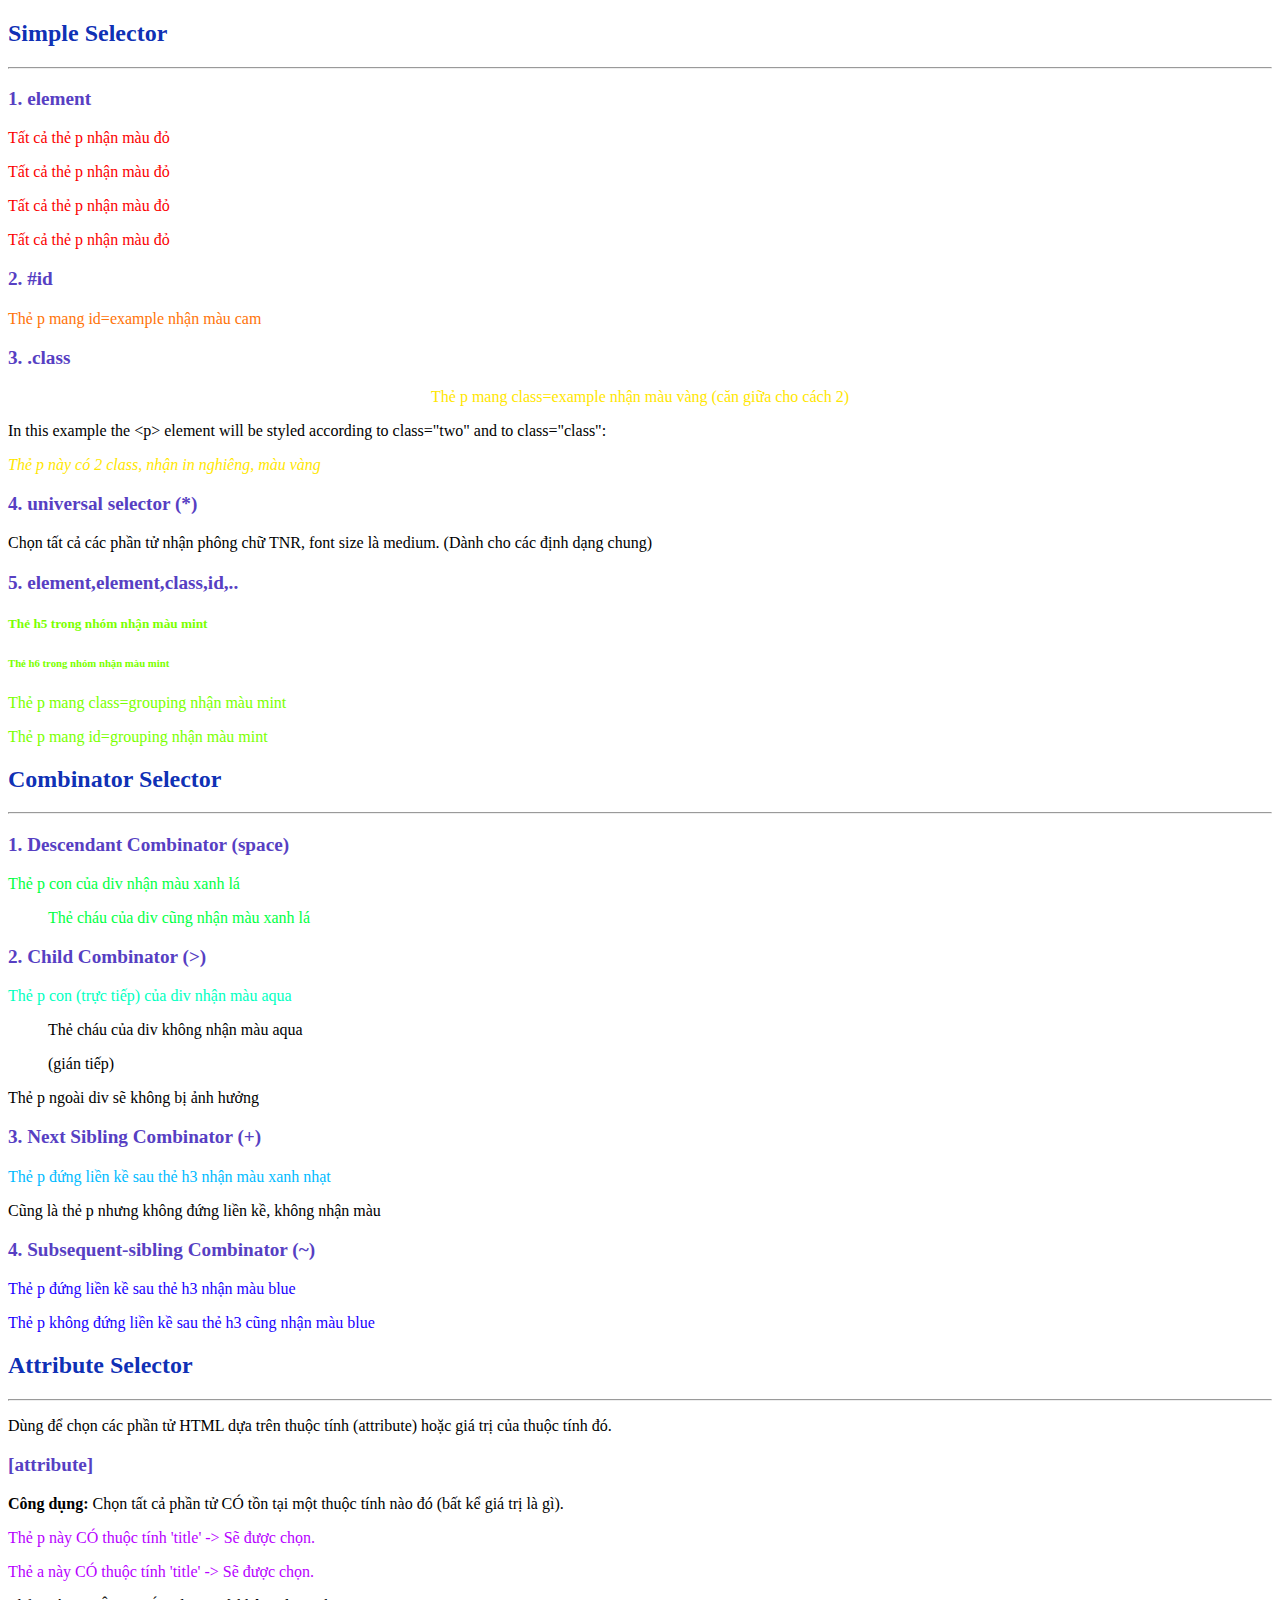
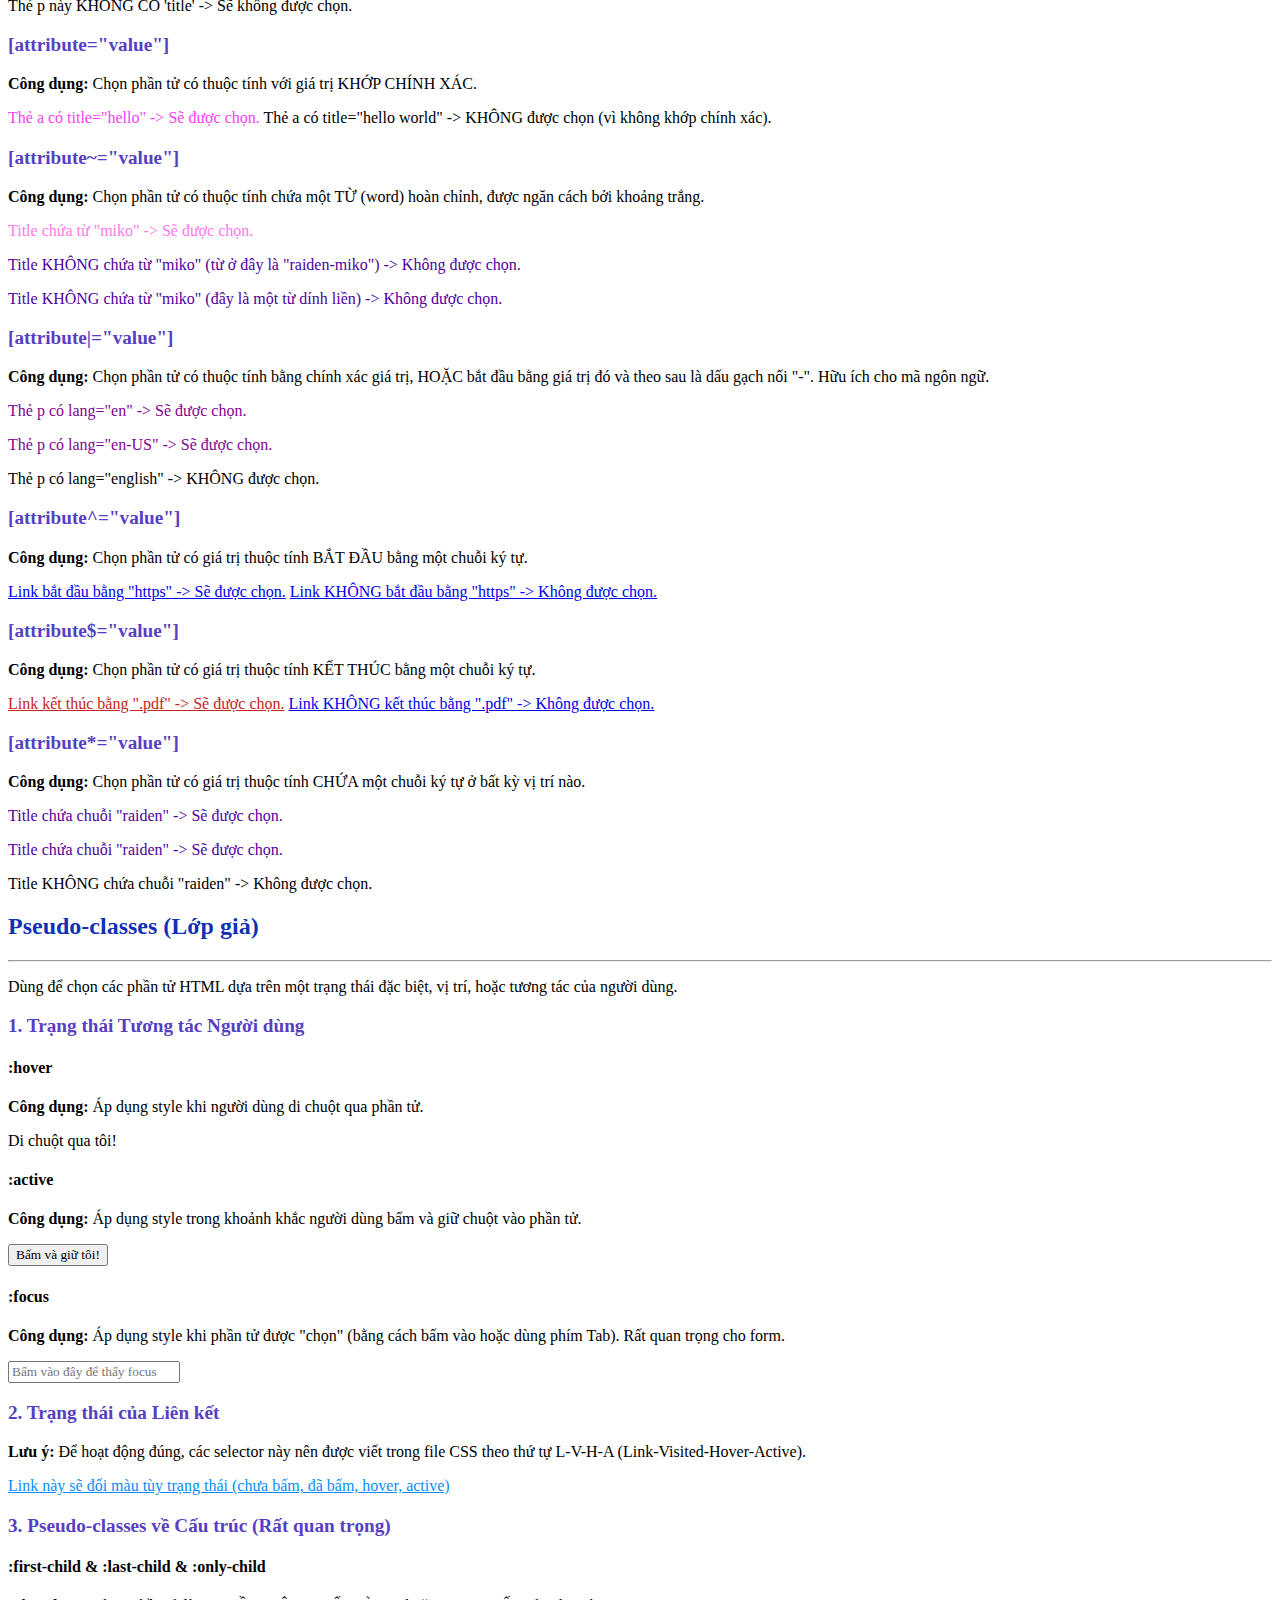
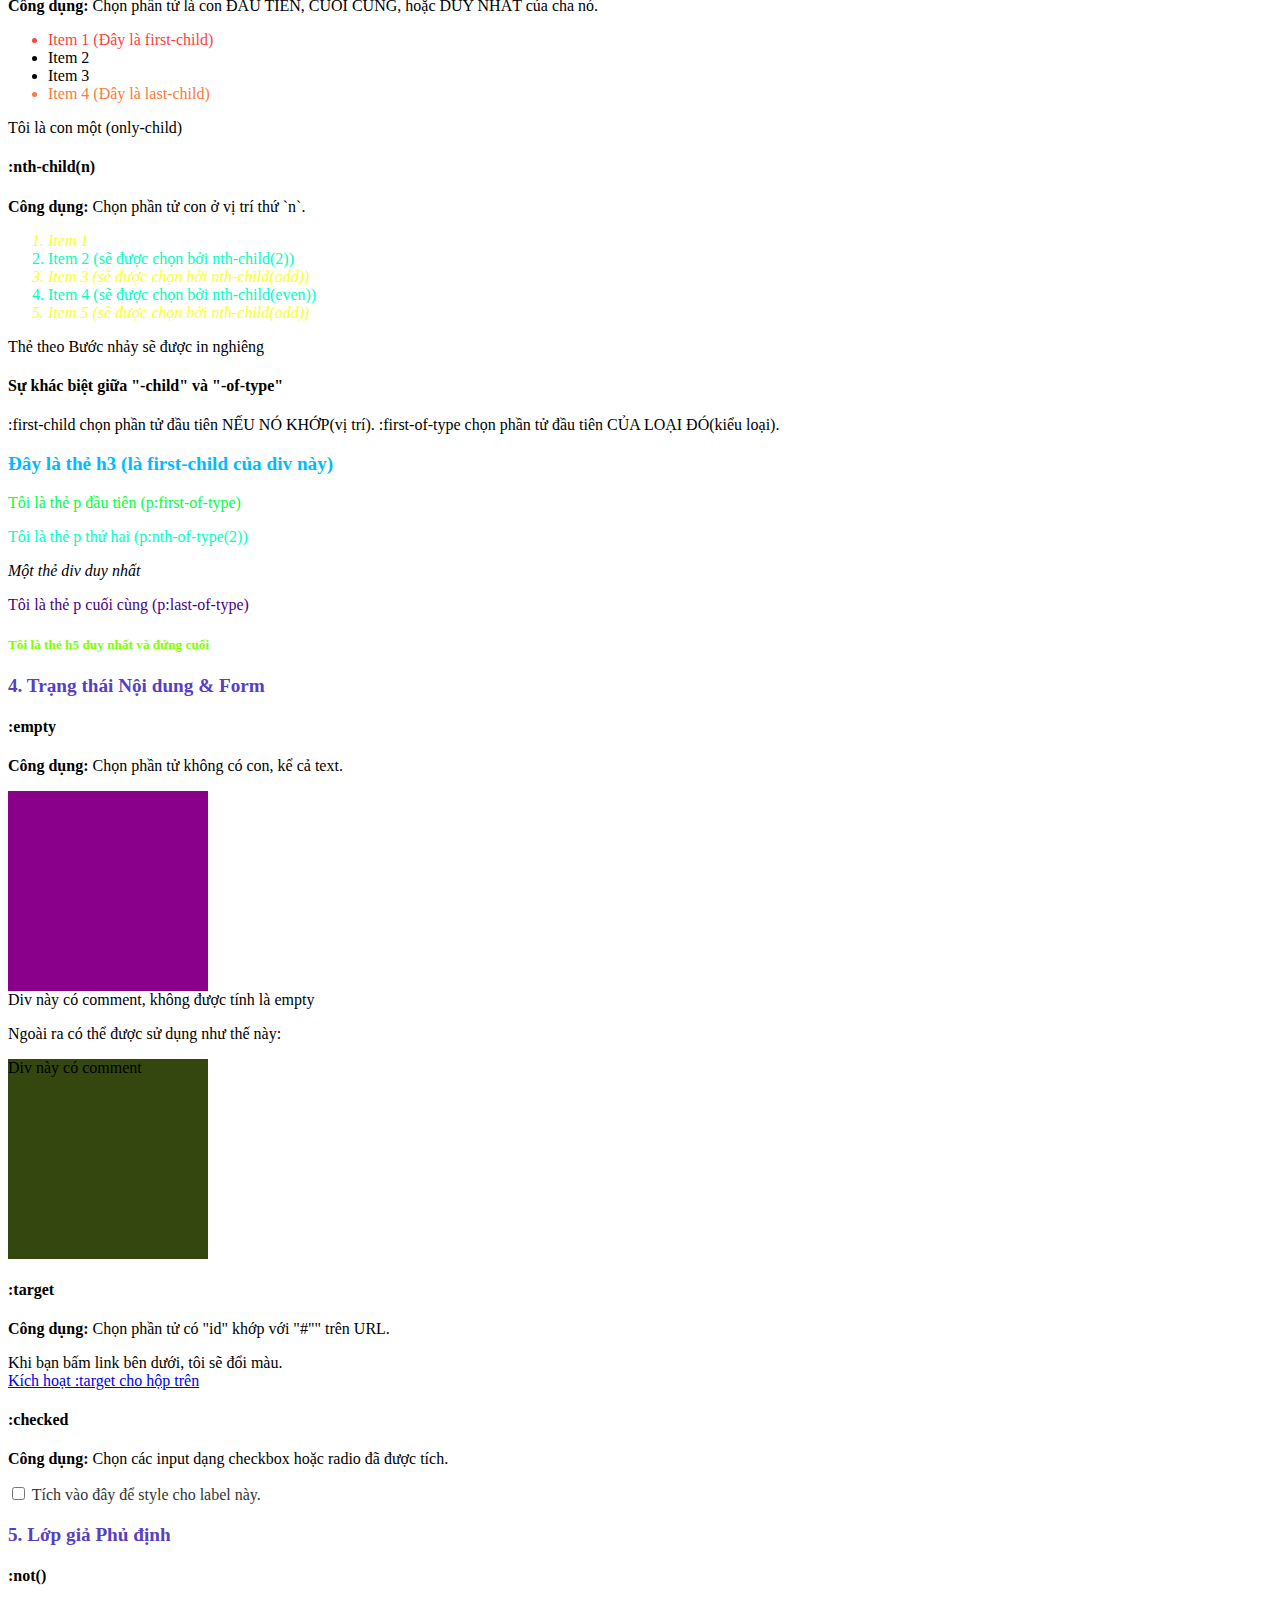
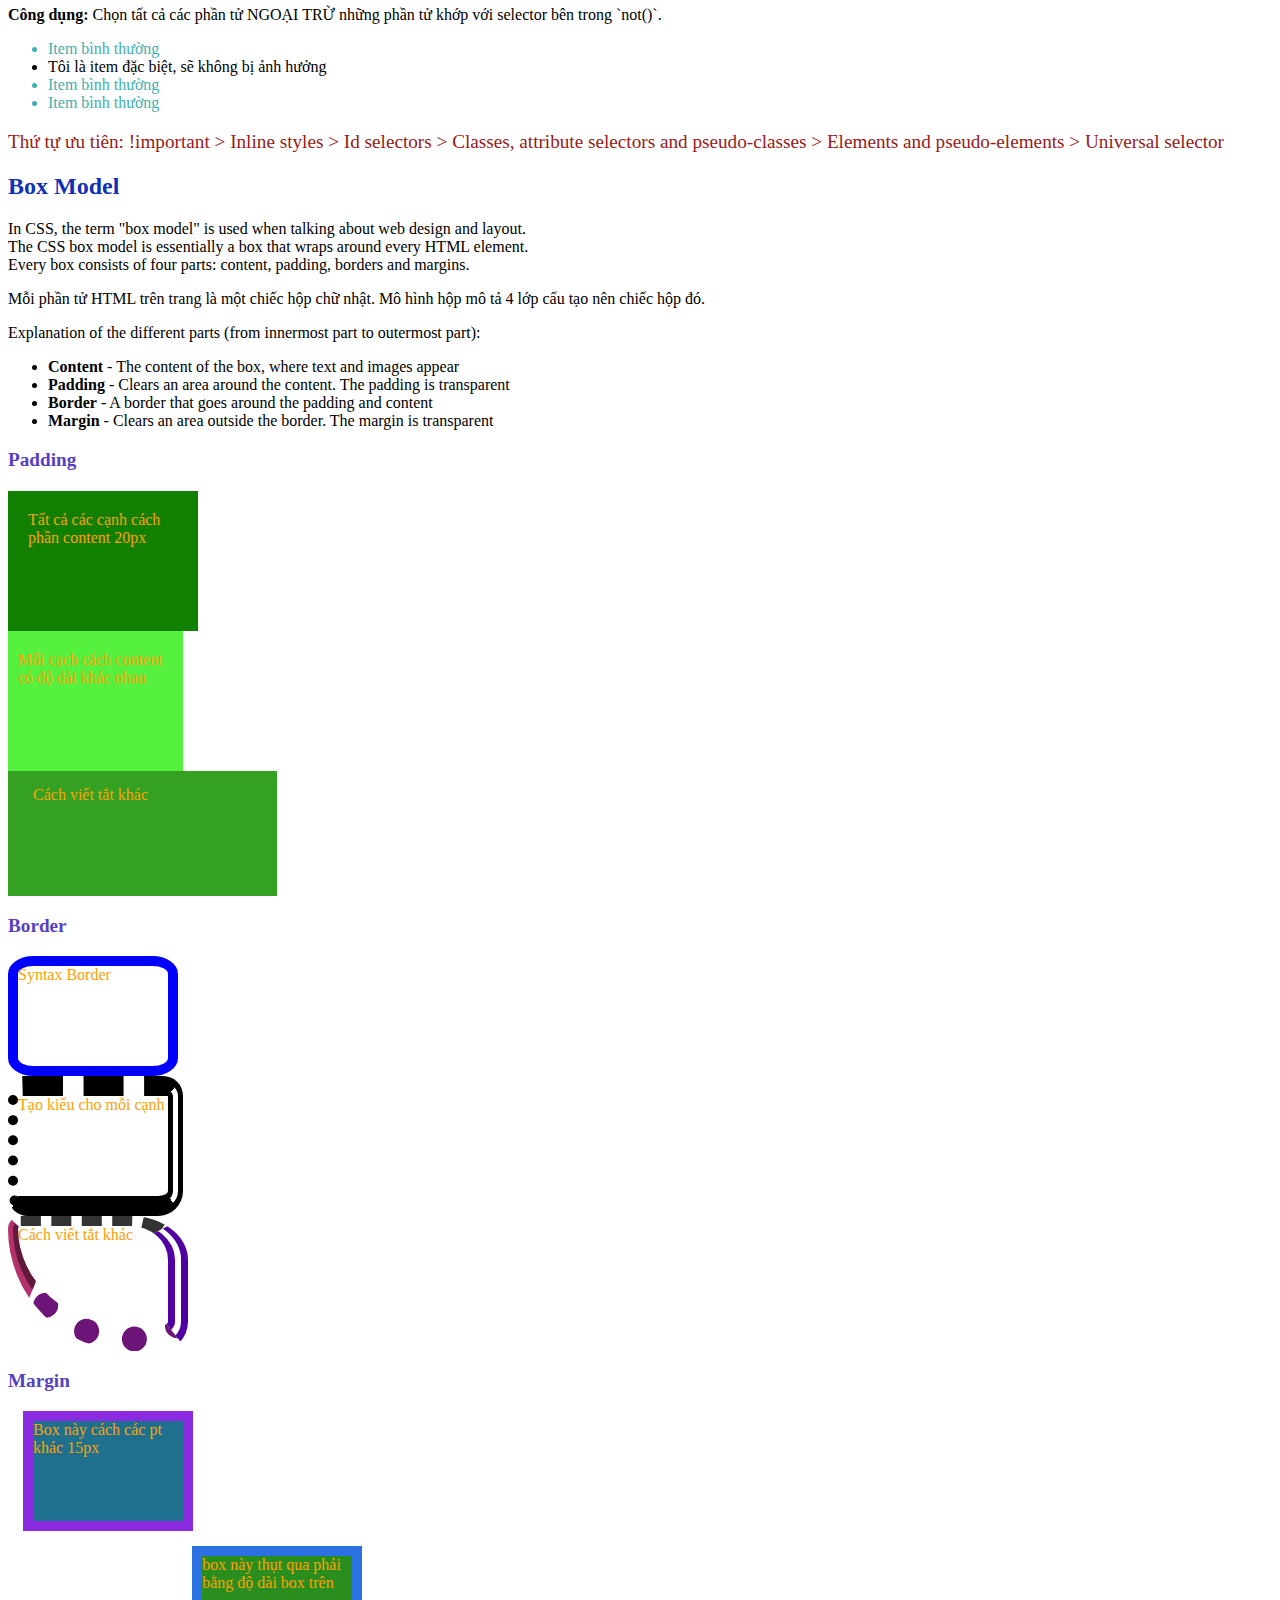
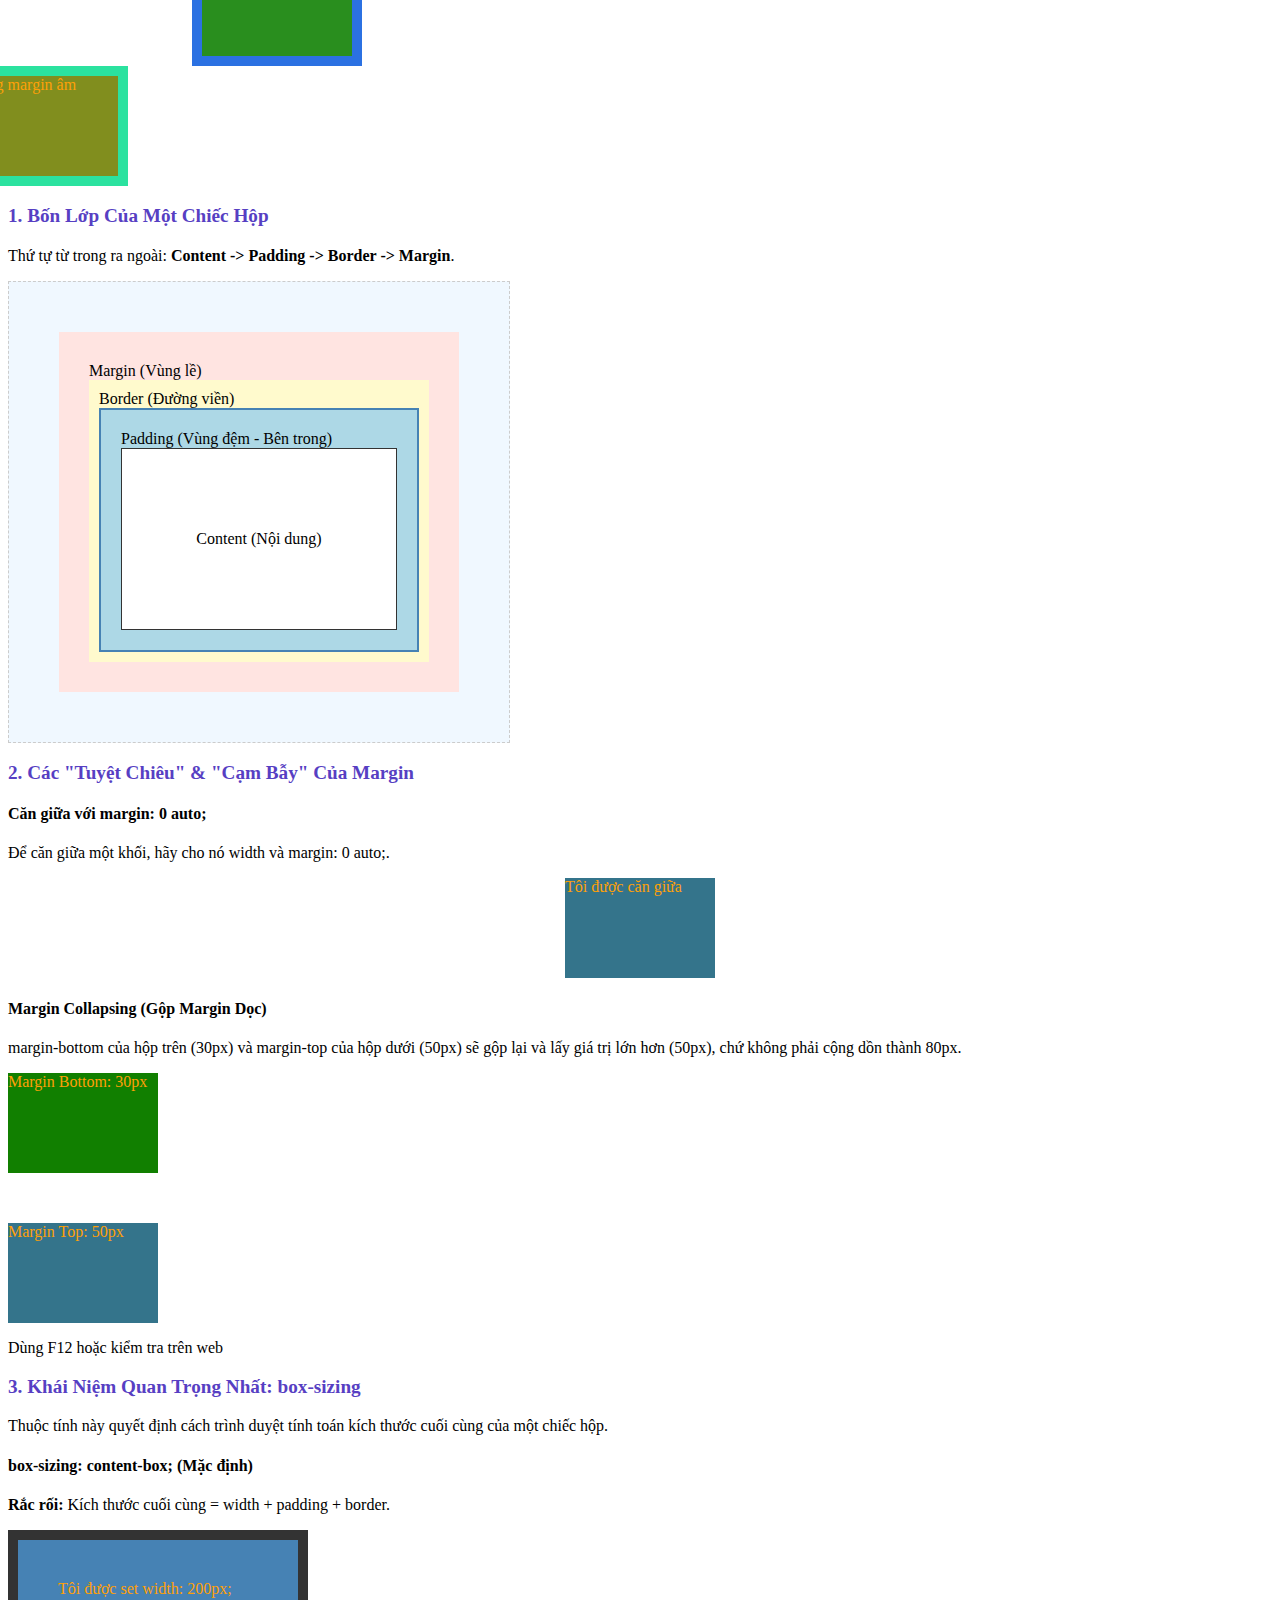
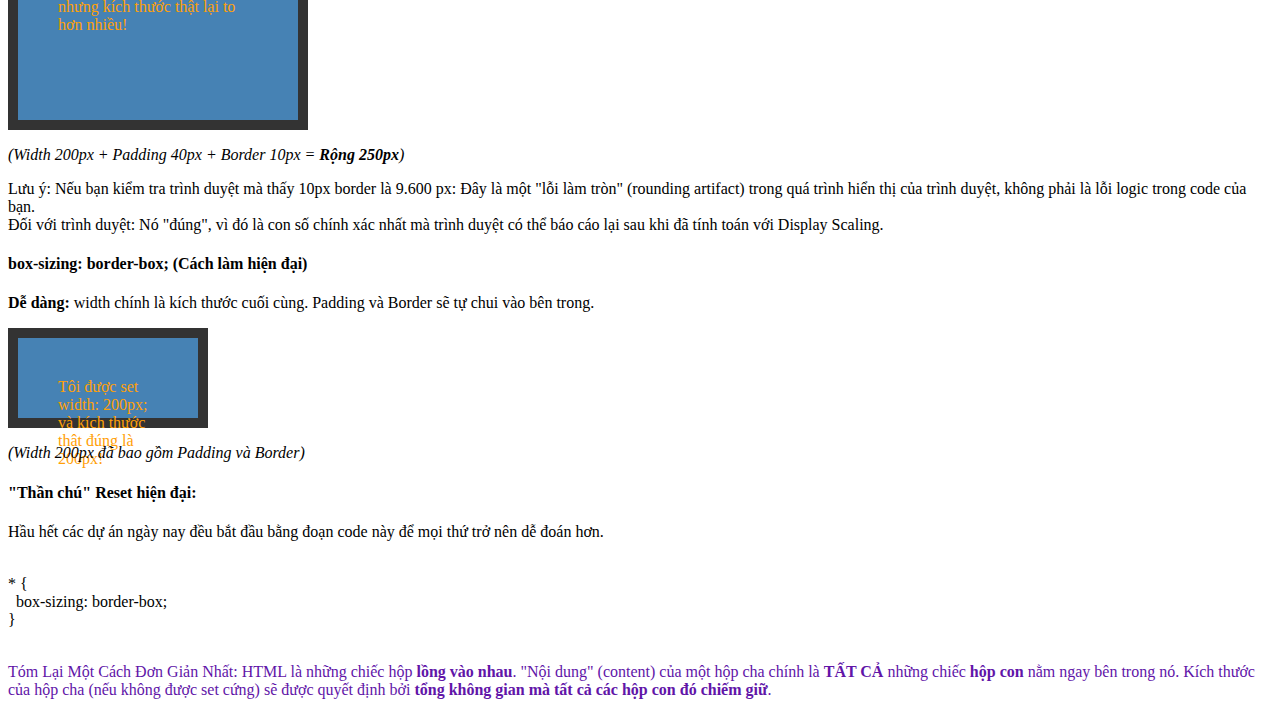
<file: index.html>
<!DOCTYPE html>
<html lang="vi">
  <head>
    <meta charset="UTF-8" />
    <meta name="viewport" content="width=device-width, initial-scale=1.0" />
    <link rel="stylesheet" href="style.css" />
    <style>
      h2{
        color: rgba(9, 43, 179, 0.979);
      }
      h3{
        color:rgb(87, 63, 195) ;
        font-size: larger;
      }

    </style>
    <title>Tôi học CSS</title>
  </head>
  <body>
    <!--------------SIMPLE SELECTOR----------------->
    <div class="simple-selector">
      <h2>Simple Selector</h2><hr>

        <section class="element-selector">
          <h3>1. element</h3>
          <p>Tất cả thẻ p nhận màu đỏ</p>
          <p>Tất cả thẻ p nhận màu đỏ</p>
          <p>Tất cả thẻ p nhận màu đỏ</p>
          <p>Tất cả thẻ p nhận màu đỏ</p>
        </section>

        <section class="id-selector">
          <h3>2. #id</h3>
          <p id="example">Thẻ p mang id=example nhận màu cam</p>
        </section>

        <section class="class-selector">
          <h3>3. .class</h3>
          <p class="example">Thẻ p mang class=example nhận màu vàng (căn giữa cho cách 2)</p>
          <p>In this example the &lt;p&gt; element will be styled according to class="two" and to class="class": </p>
          <p class="two class">Thẻ p này có 2 class, nhận in nghiêng, màu vàng</p>
        </section>

        <section class="universal">
          <h3>4. universal selector (*)</h3>
          <p>Chọn tất cả các phần tử nhận phông chữ TNR, font size là medium. (Dành cho các định dạng chung)</p>
        </section>

        <section class="grouping">
          <h3>5. element,element,class,id,..</h3>
          <h5>Thẻ h5 trong nhóm nhận màu mint</h5>
          <h6>Thẻ h6 trong nhóm nhận màu mint</h6>
          <p class="grouping">Thẻ p mang class=grouping  nhận màu mint</p>
          <p id="grouping">Thẻ p mang id=grouping nhận màu mint</p>
        </section>
    </div>

    <!--------------COMBINATOR SELECTOR--------------->
    <!-- emmet: div.combinator-selector>h2{}-->
    <div class="combinator-selector">
      <h2>Combinator Selector</h2><hr>
        <section class="descendant-combinator">
          <h3>1. Descendant Combinator (space)</h3>
            <div class="descendant-combinator">
              <p>Thẻ p con của div nhận màu xanh lá</p>
              <ul>
                <p>Thẻ cháu của div cũng nhận màu xanh lá</p>
              </ul>
            </div>
        </section>

        <section class="child-combinator">
          <h3>2. Child Combinator (>)</h3>
            <div class="child-combinator">
              <p>Thẻ p con (trực tiếp) của div nhận màu aqua</p>
              <ul>
                <p>Thẻ cháu của div không nhận màu aqua</p> (gián tiếp)
              </ul>
            </div>
            <p>Thẻ p ngoài div sẽ không bị ảnh hưởng</p>
        </section>

        <section class="next-sibling-combinator">
          <h3>3. Next Sibling Combinator (+)</h3>
            <p>Thẻ p đứng liền kề sau thẻ h3 nhận màu xanh nhạt </p>
            <p>Cũng là thẻ p nhưng không đứng liền kề, không nhận màu</p>
        </section>

        <section class="subsequent-sibling-combinator">
          <h3>4. Subsequent-sibling Combinator (~)</h3>
            <p>Thẻ p đứng liền kề sau thẻ h3  nhận màu blue</p>
            <p>Thẻ p không đứng liền kề sau thẻ h3 cũng nhận màu blue</p>
        </section>

    <!---------------ATTRIBUTE SELECTOR------------------>
    <div class="attribute-selector">
      <h2>Attribute Selector</h2><hr>
        <p>Dùng để chọn các phần tử HTML dựa trên thuộc tính (attribute) hoặc giá trị của thuộc tính đó.</p>

        <!-- [attribute] -->
        <section class="demo-attribute-exists">
          <h3>[attribute]</h3>
            <p><strong>Công dụng:</strong> Chọn tất cả phần tử CÓ tồn tại một thuộc tính nào đó (bất kể giá trị là gì).</p>
            <p title="any value">Thẻ p này CÓ thuộc tính 'title' -> Sẽ được chọn.</p>
            <a title="some text">Thẻ a này CÓ thuộc tính 'title' -> Sẽ được chọn.</a>
            <p>Thẻ p này KHÔNG CÓ 'title' -> Sẽ không được chọn.</p>
        </section>

        <!-- [attribute="value"] -->
        <section class="demo-attribute-exact">
          <h3>[attribute="value"]</h3>
            <p><strong>Công dụng:</strong> Chọn phần tử có thuộc tính với giá trị KHỚP CHÍNH XÁC.</p>
            <a title="hello">Thẻ a có title="hello" -> Sẽ được chọn.</a>
            <a title="hello world">Thẻ a có title="hello world" -> KHÔNG được chọn (vì không khớp chính xác).</a>
        </section>

        <!-- [attribute~="value"] -->
        <section class="demo-attribute-word">
          <h3>[attribute~="value"]</h3>
            <p><strong>Công dụng:</strong> Chọn phần tử có thuộc tính chứa một TỪ (word) hoàn chỉnh, được ngăn cách bởi khoảng trắng.</p>
            <p title="raiden love miko">Title chứa từ "miko" -> Sẽ được chọn.</p>
            <p title="raiden-miko love">Title KHÔNG chứa từ "miko" (từ ở đây là "raiden-miko") -> Không được chọn.</p>
            <p title="raidenlovemiko">Title KHÔNG chứa từ "miko" (đây là một từ dính liền) -> Không được chọn.</p>
        </section>

        <!-- [attribute|="value"] -->
        <section class="demo-attribute-prefix-hyphen">
          <h3>[attribute|="value"]</h3>
            <p><strong>Công dụng:</strong> Chọn phần tử có thuộc tính bằng chính xác giá trị, HOẶC bắt đầu bằng giá trị đó và theo sau là dấu gạch nối "-". Hữu ích cho mã ngôn ngữ.</p>
            <p lang="en">Thẻ p có lang="en" -> Sẽ được chọn.</p>
            <p lang="en-US">Thẻ p có lang="en-US" -> Sẽ được chọn.</p>
            <p lang="english">Thẻ p có lang="english" -> KHÔNG được chọn.</p>
        </section>

        <!-- [attribute^="value"] -->
        <section class="demo-attribute-starts-with">
          <h3>[attribute^="value"]</h3>
            <p><strong>Công dụng:</strong> Chọn phần tử có giá trị thuộc tính BẮT ĐẦU bằng một chuỗi ký tự.</p>
            <a href="https://youtube.com">Link bắt đầu bằng "https" -> Sẽ được chọn.</a>
            <a href="http://google.com">Link KHÔNG bắt đầu bằng "https" -> Không được chọn.</a>
        </section>

        <!-- [attribute$="value"] -->
        <section class="demo-attribute-ends-with">
          <h3>[attribute$="value"]</h3>
            <p><strong>Công dụng:</strong> Chọn phần tử có giá trị thuộc tính KẾT THÚC bằng một chuỗi ký tự.</p>
            <a href="/files/document.pdf">Link kết thúc bằng ".pdf" -> Sẽ được chọn.</a>
            <a href="/files/archive.zip">Link KHÔNG kết thúc bằng ".pdf" -> Không được chọn.</a>
        </section>

        <!-- [attribute*="value"] -->
        <section class="demo-attribute-contains">
          <h3>[attribute*="value"]</h3>
            <p><strong>Công dụng:</strong> Chọn phần tử có giá trị thuộc tính CHỨA một chuỗi ký tự ở bất kỳ vị trí nào.</p>
            <p title="the great raiden shogun">Title chứa chuỗi "raiden" -> Sẽ được chọn.</p>
            <p title="iloveraiden">Title chứa chuỗi "raiden" -> Sẽ được chọn.</p>
            <p title="the shogun">Title KHÔNG chứa chuỗi "raiden" -> Không được chọn.</p>
        </section>
    </div>

    <!-----------------Pseudo-classes------------------->
    <div class="pseudo-classes">
      <h2>Pseudo-classes (Lớp giả)</h2><hr>
      <p>Dùng để chọn các phần tử HTML dựa trên một trạng thái đặc biệt, vị trí, hoặc tương tác của người dùng.</p>

    <!-- ============================================= -->
    <!--  NHÓM 1: TRẠNG THÁI TƯƠNG TÁC CỦA NGƯỜI DÙNG  -->
    <!-- ============================================= -->
      <section class="demo-user-action-states">
        <h3>1. Trạng thái Tương tác Người dùng</h3>
        <div class="example-container">
            <h4>:hover</h4>
            <p><strong>Công dụng:</strong> Áp dụng style khi người dùng di chuột qua phần tử.</p>
            <p class="demo-hover">Di chuột qua tôi!</p>
        </div>

        <div class="example-container">
            <h4>:active</h4>
            <p><strong>Công dụng:</strong> Áp dụng style trong khoảnh khắc người dùng bấm và giữ chuột vào phần tử.</p>
            <button class="demo-active">Bấm và giữ tôi!</button>
        </div>
        
        <div class="example-container">
            <h4>:focus</h4>
            <p><strong>Công dụng:</strong> Áp dụng style khi phần tử được "chọn" (bằng cách bấm vào hoặc dùng phím Tab). Rất quan trọng cho form.</p>
            <input type="text" class="demo-focus" placeholder="Bấm vào đây để thấy focus">
        </div>
      </section>

    <!-- ============================================= -->
    <!-- NHÓM 2: TRẠNG THÁI CỦA LIÊN KẾT (THẺ <a>) -->
    <!-- ============================================= -->
    <section class="demo-link-states">
        <h3>2. Trạng thái của Liên kết</h3>
        <p><strong>Lưu ý:</strong> Để hoạt động đúng, các selector này nên được viết trong file CSS theo thứ tự L-V-H-A (Link-Visited-Hover-Active).</p>
        <a class="demo-link-states" href="https://www.google.com/search?q=raiden+miko" target="_blank">
            Link này sẽ đổi màu tùy trạng thái (chưa bấm, đã bấm, hover, active)
        </a>
    </section>

    <!-- ============================================= -->
    <!--   NHÓM 3: CẤU TRÚC VỊ TRÍ (CHILD SELECTORS)   -->
    <!-- ============================================= -->
    <section class="demo-structural-child">
        <h3>3. Pseudo-classes về Cấu trúc (Rất quan trọng)</h3>

        <div class="example-container">
            <h4>:first-child & :last-child & :only-child</h4>
            <p><strong>Công dụng:</strong> Chọn phần tử là con ĐẦU TIÊN, CUỐI CÙNG, hoặc DUY NHẤT của cha nó.</p>
            <ul class="demo-child-list">
                <li>Item 1 (Đây là first-child)</li>
                <li>Item 2</li>
                <li>Item 3</li>
                <li>Item 4 (Đây là last-child)</li>
            </ul>
            <div class="parent-with-one-child">
                <p>Tôi là con một (only-child)</p>
            </div>
        </div>

        <div class="example-container">
            <h4>:nth-child(n)</h4>
            <p><strong>Công dụng:</strong> Chọn phần tử con ở vị trí thứ `n`.</p>
            <ol class="demo-nth-child-list">
                <li>Item 1</li>
                <li>Item 2 (sẽ được chọn bởi nth-child(2))</li>
                <li>Item 3 (sẽ được chọn bởi nth-child(odd))</li>
                <li>Item 4 (sẽ được chọn bởi nth-child(even))</li>
                <li>Item 5 (sẽ được chọn bởi nth-child(odd))</li>
            </ol>
            <p>Thẻ theo Bước nhảy sẽ được in nghiêng</p>
        </div>
        
        <div class="example-container">
            <h4>Sự khác biệt giữa "-child" và "-of-type"</h4>
            <p><code>:first-child</code> chọn phần tử đầu tiên NẾU NÓ KHỚP(vị trí). <code>:first-of-type</code> chọn phần tử đầu tiên CỦA LOẠI ĐÓ(kiểu loại).</p>
            <div class="demo-type-vs-child">
                <h3>Đây là thẻ h3 (là first-child của div này)</h3>
                <p>Tôi là thẻ p đầu tiên (p:first-of-type)</p>
                <p>Tôi là thẻ p thứ hai (p:nth-of-type(2))</p>
                <div>Một thẻ div duy nhất</div>
                <p>Tôi là thẻ p cuối cùng (p:last-of-type)</p>
                <h5>Tôi là thẻ h5 duy nhất và đứng cuối</h5>
            </div>
        </div>
    </section>
    
    <!-- ============================================= -->
    <!-- NHÓM 4: TRẠNG THÁI NỘI DUNG & FORM -->
    <!-- ============================================= -->
    <section class="demo-content-form-states">
        <h3>4. Trạng thái Nội dung & Form</h3>
        
        <div class="example-container">
            <h4>:empty</h4>
            <p><strong>Công dụng:</strong> Chọn phần tử không có con, kể cả text.</p>
            <div class="demo-empty"></div> <!-- Div này sẽ được chọn -->
            <div class="demo-empty-not">Div này có comment, không được tính là empty</div>
            <p>Ngoài ra có thể được sử dụng như thế này:</p>
            <div class="demo-empty-comment">Div này có comment</div>
        </div>
        
        <div class="example-container">
            <h4>:target</h4>
            <p><strong>Công dụng:</strong> Chọn phần tử có "id" khớp với "#"" trên URL.</p>
            <div id="target-element" class="demo-target-box">
                Khi bạn bấm link bên dưới, tôi sẽ đổi màu.
            </div>
            <a href="#target-element">Kích hoạt :target cho hộp trên</a>
        </div>
        
        <div class="example-container">
            <h4>:checked</h4>
            <p><strong>Công dụng:</strong> Chọn các input dạng checkbox hoặc radio đã được tích.</p>
            <input type="checkbox" id="check" class="demo-check">
            <label for="check">Tích vào đây để style cho label này.</label>
        </div>
    </section>

    <!-- ============================================= -->
    <!-- NHÓM 5: PHỦ ĐỊNH -->
    <!-- ============================================= -->
    <section class="demo-negation">
        <h3>5. Lớp giả Phủ định</h3>
        <div class="example-container">
            <h4>:not()</h4>
            <p><strong>Công dụng:</strong> Chọn tất cả các phần tử NGOẠI TRỪ những phần tử khớp với selector bên trong `not()`.</p>
            <ul class="demo-not-list">
                <li>Item bình thường</li>
                <li class="special-item">Tôi là item đặc biệt, sẽ không bị ảnh hưởng</li>
                <li>Item bình thường</li>
                <li>Item bình thường</li>
            </ul>
        </div>
    </section>
    <p class="note-selector">Thứ tự ưu tiên: !important > Inline styles > Id selectors > Classes, attribute selectors and pseudo-classes > Elements and pseudo-elements > Universal selector   
    </p>
    </div>  


    <!----------------BOX MODEL-------------------->
    
    <section class="demo-box-model">
      <h2>Box Model</h2>
      <p>In CSS, the term "box model" is used when talking about web design and layout. <br>The CSS box model is essentially a box that wraps around every HTML element. <br>Every box consists of four parts: content, padding, borders and margins. </p> 
      <p>Mỗi phần tử HTML trên trang là một chiếc hộp chữ nhật. Mô hình hộp mô tả 4 lớp cấu tạo nên chiếc hộp đó.</p>
      <p>Explanation of the different parts (from innermost part to outermost part): </p>
      <ul>
        <li><strong>Content</strong> - The content of the box, where text and images appear</li> 
        <li><strong>Padding</strong> - Clears an area around the content. The padding is transparent</li> 
        <li><strong>Border</strong> - A border that goes around the padding and content</li> 
        <li><strong>Margin</strong> - Clears an area outside the border. The margin is transparent </li>
      </ul>

        <!-- PADDING -->
      <section class="padding-demo">
        <h3>Padding</h3>
        <div class="box padding-demo1">
          Tất cả các cạnh cách phần content 20px
        </div>
        <div class="box padding-demo2">
          Mỗi cạch cách content có độ dài khác nhau
        </div>
        <div class="box padding-demo3">
          Cách viết tắt khác
        </div>
      </section>

      <!-- BORDER -->
      <section class="border-demo">
        <h3>Border</h3>
        <div class="box border-demo1">
          Syntax Border
        </div>
        <div class="box border-demo2">
          Tạo kiểu cho mỗi cạnh
        </div>
        <div class="box border-demo3">
          Cách viết tắt khác
        </div>
      </section>

      <!-- MARGIN -->
      <section>
        <h3>Margin</h3>
        <div class="box margin-demo1">Box này cách các pt khác 15px</div>
        <div class="box margin-demo2">box này thụt qua phải bằng độ dài box trên</div>
        <div class="box margin-demo3">mang margin âm</div>
      </section>

    <!-- ============================================= -->
    <!-- CÁC LỚP CỦA HỘP (TỪ TRONG RA NGOÀI) -->
    <!-- ============================================= -->
        <div class="example-container">
        <h3>1. Bốn Lớp Của Một Chiếc Hộp</h3>
        <p>Thứ tự từ trong ra ngoài: <strong>Content -> Padding -> Border -> Margin</strong>.</p>
        
        <div class="box-model-visualizer">
            <div class="margin-layer">
              Margin (Vùng lề)
              <div class="border-layer">
                  Border (Đường viền)
                  <div class="padding-layer">
                    Padding (Vùng đệm - Bên trong)
                    <div class="content-layer">
                      Content (Nội dung) <br>
                    </div>
                  </div>
              </div>
            </div>
        </div>
        </div>

    <!-- ============================================= -->
    <!-- PHẦN KHÓ 1: MARGIN AUTO & MARGIN COLLAPSING -->
    <!-- ============================================= -->
      <div class="example-container">
        <h3>2. Các "Tuyệt Chiêu" & "Cạm Bẫy" Của Margin</h3>

        <div class="sub-example">
            <h4>Căn giữa với <code>margin: 0 auto;</code></h4>
            <p>Để căn giữa một khối, hãy cho nó <code>width</code> và <code>margin: 0 auto;</code>.</p>
            <div class="box margin-auto-example">Tôi được căn giữa</div>
        </div>
        
        <div class="sub-example">
            <h4>Margin Collapsing (Gộp Margin Dọc)</h4>
            <p><code>margin-bottom</code> của hộp trên (30px) và <code>margin-top</code> của hộp dưới (50px) sẽ gộp lại và lấy giá trị lớn hơn (50px), chứ không phải cộng dồn thành 80px.</p>
            <div class="box collapse-box-1">Margin Bottom: 30px</div>
            <div class="box collapse-box-2">Margin Top: 50px</div>
            <p>Dùng F12 hoặc kiểm tra trên web</p>
        </div>
      </div>

    <!-- ============================================= -->
    <!-- PHẦN KHÓ 2: BOX-SIZING (KHÁI NIỆM QUAN TRỌNG NHẤT) -->
    <!-- ============================================= -->
      <div class="example-container">
        <h3>3. Khái Niệm Quan Trọng Nhất: <code>box-sizing</code></h3>
        <p>Thuộc tính này quyết định cách trình duyệt tính toán kích thước cuối cùng của một chiếc hộp.</p>

        <div class="sizing-comparison-container">

          <!-- Ví dụ 1: Mặc định -->
          <div class="sub-example">
            <h4><code>box-sizing: content-box;</code> (Mặc định)</h4>

            <p><strong>Rắc rối:</strong> Kích thước cuối cùng = <code>width</code> + <code>padding</code> + <code>border</code>.</p>

            <div class="box sizing-content-box">
              Tôi được set <code>width: 200px;</code> nhưng kích thước thật lại to hơn nhiều!
            </div>
              <p><em>(Width 200px + Padding 40px + Border 10px = <strong>Rộng 250px</strong>)</em></p>
              <p>Lưu ý: Nếu bạn kiểm tra trình duyệt mà thấy 10px border là 9.600 px: Đây là một "lỗi làm tròn" (rounding artifact) trong quá trình hiển thị của trình duyệt, không phải là lỗi logic trong code của bạn. <br>
              Đối với trình duyệt: Nó "đúng", vì đó là con số chính xác nhất mà trình duyệt có thể báo cáo lại sau khi đã tính toán với Display Scaling.</n></p>
          </div>

          <!-- Ví dụ 2: Cách làm hiện đại -->
          <div class="sub-example">
            <h4><code>box-sizing: border-box;</code> (Cách làm hiện đại)</h4>

            <p><strong>Dễ dàng:</strong> <code>width</code> chính là kích thước cuối cùng. Padding và Border sẽ tự chui vào bên trong.</p>

            <div class="box sizing-border-box">
              Tôi được set <code>width: 200px;</code> và kích thước thật đúng là 200px!
            </div>
              <p><em>(Width 200px đã bao gồm Padding và Border)</em></p>
          </div>
        </div>
        
        <div class="sub-example">
            <h4>"Thần chú" Reset hiện đại:</h4>
            <p>Hầu hết các dự án ngày nay đều bắt đầu bằng đoạn code này để mọi thứ trở nên dễ đoán hơn.</p>
            <pre><code>
* {
  box-sizing: border-box;
}
            </code></pre>
        </div>
      </div>

    <p style="color: rgb(97, 21, 168);">
      Tóm Lại Một Cách Đơn Giản Nhất:
        HTML là những chiếc hộp <strong>lồng vào nhau</strong>.
        "Nội dung" (content) của một hộp cha chính là <strong>TẤT CẢ</strong> những chiếc <strong>hộp con</strong> nằm ngay bên trong nó.
        Kích thước của hộp cha (nếu không được set cứng) sẽ được quyết định bởi <strong>tổng không gian mà tất cả các hộp con đó chiếm giữ</strong>.
    </p>

    </section>
  </body>
</html>
</file>
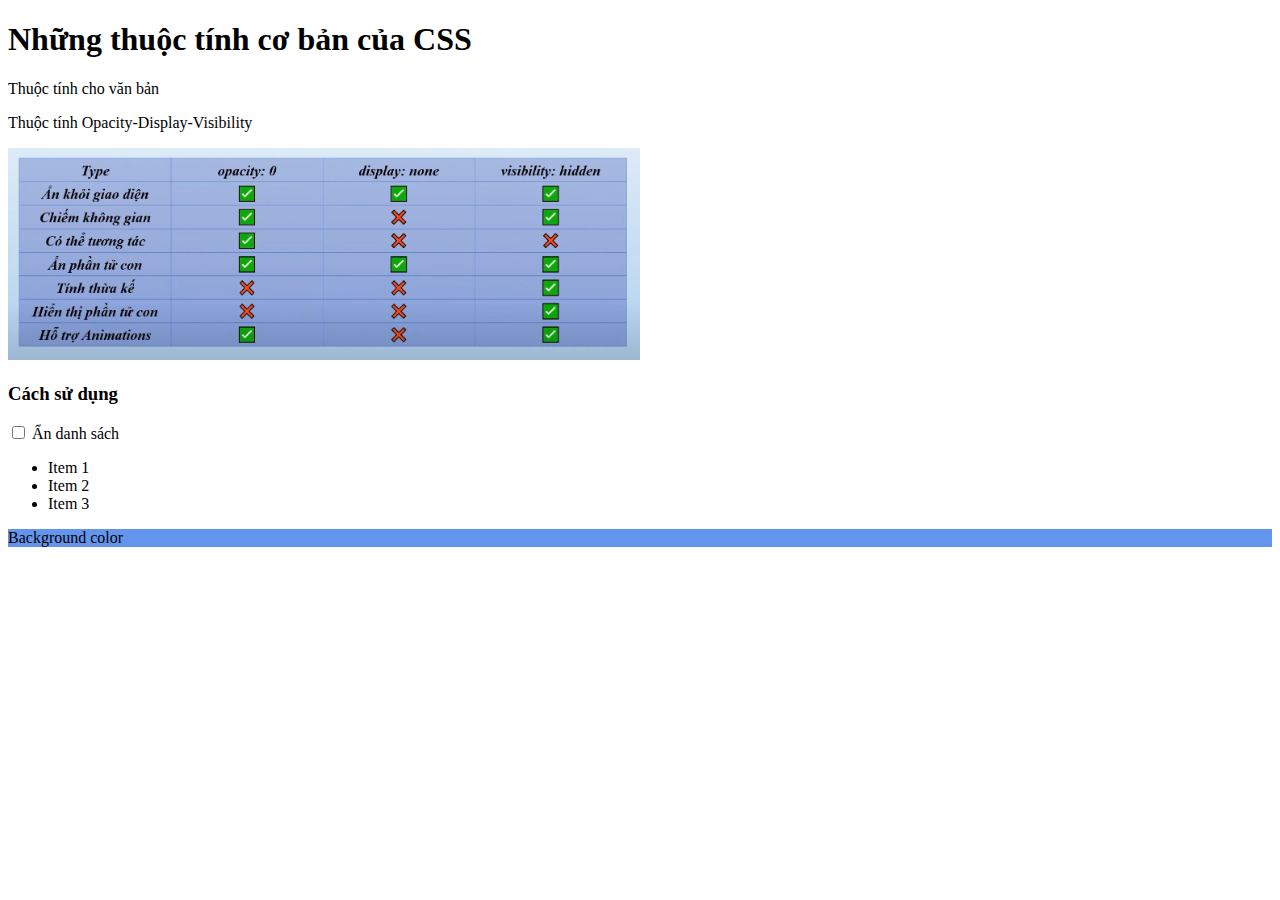
<file: Declaration/index.html>
<!DOCTYPE html>
<html lang="en">
  <head>
    <meta charset="UTF-8" />
    <meta name="viewport" content="width=device-width, initial-scale=1.0" />
    <link rel="stylesheet" href="style.css" />
    <link rel="shortcut icon" href="favicon.ico" type="image/x-icon" />
    <link
      rel="apple-touch-icon"
      sizes="57x57"
      href="/ico/apple-icon-57x57.png"
    />
    <link
      rel="apple-touch-icon"
      sizes="60x60"
      href="/ico/apple-icon-60x60.png"
    />
    <link
      rel="apple-touch-icon"
      sizes="72x72"
      href="/ico/apple-icon-72x72.png"
    />
    <link
      rel="apple-touch-icon"
      sizes="76x76"
      href="/ico/apple-icon-76x76.png"
    />
    <link
      rel="apple-touch-icon"
      sizes="114x114"
      href="/ico/apple-icon-114x114.png"
    />
    <link
      rel="apple-touch-icon"
      sizes="120x120"
      href="/ico/apple-icon-120x120.png"
    />
    <link
      rel="apple-touch-icon"
      sizes="144x144"
      href="/ico/apple-icon-144x144.png"
    />
    <link
      rel="apple-touch-icon"
      sizes="152x152"
      href="/ico/apple-icon-152x152.png"
    />
    <link
      rel="apple-touch-icon"
      sizes="180x180"
      href="/ico/apple-icon-180x180.png"
    />
    <link
      rel="icon"
      type="image/png"
      sizes="192x192"
      href="/ico/android-icon-192x192.png"
    />
    <link
      rel="icon"
      type="image/png"
      sizes="32x32"
      href="/ico/favicon-32x32.png"
    />
    <link
      rel="icon"
      type="image/png"
      sizes="96x96"
      href="/ico/favicon-96x96.png"
    />
    <link
      rel="icon"
      type="image/png"
      sizes="16x16"
      href="/ico/favicon-16x16.png"
    />
    <link rel="manifest" href="/ico/manifest.json" />
    <meta name="msapplication-TileColor" content="#ffffff" />
    <meta name="msapplication-TileImage" content="/ms-icon-144x144.png" />
    <meta name="theme-color" content="#ffffff" />
    <title>Thuộc tính của CSS</title>
  </head>
  <body>
    <h1>Những thuộc tính cơ bản của CSS</h1>
    <p id="text">Thuộc tính cho văn bản</p>
    <p id="opacity">Thuộc tính Opacity-Display-Visibility</p>
    <img src="/img/Thuộctinhopacitydisplayvisibility.jpeg" width="50%" />
    <h3>Cách sử dụng</h3>
    <input type="checkbox" /> Ẩn danh sách
    <ul>
      <li>Item 1</li>
      <li>Item 2</li>
      <li>Item 3</li>
    </ul>
    <p style="background-color: cornflowerblue">Background color</p>
  </body>
</html>
</file>
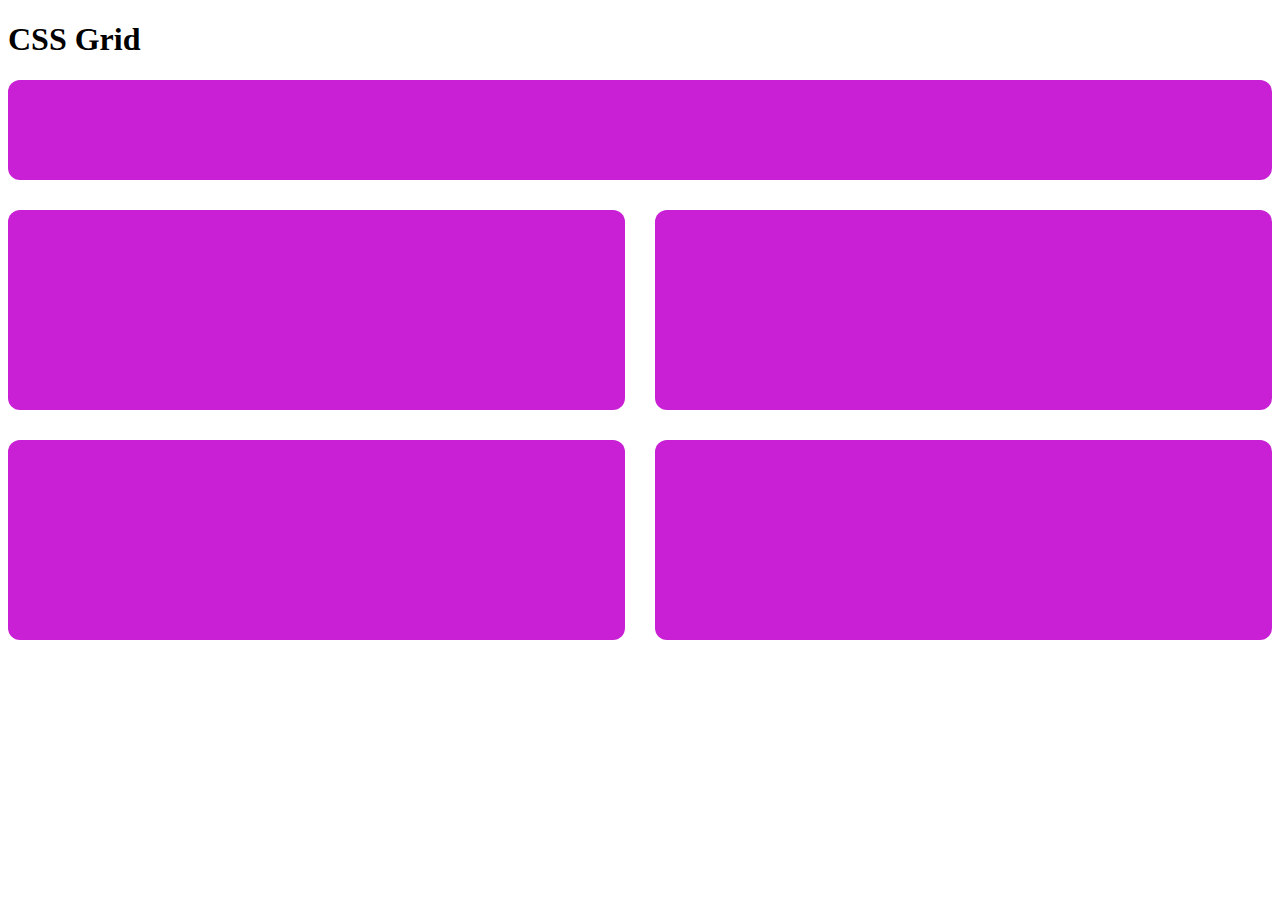
<file: tutorials/responsive-grid.html>
<!DOCTYPE html>
<html lang="en">
  <head>
    <meta charset="UTF-8" />
    <meta name="viewport" content="width=device-width, initial-scale=1.0" />
    <title>CSS Grid</title>
    <style>
      .grid-container {
        display: grid;
        grid-template-columns: 1fr 1fr;
        grid-template-rows: 100px 200px 200px;
        gap: 30px;
      }

      .first {
        grid-column: span 2;
      }

      .card {
        border-radius: 12px;
        background-color: #c920d5;
      }
    </style>
  </head>

  <body>
    <h1>CSS Grid</h1>
    <div class="grid-container">
      <div class="first card"></div>
      <div class="card"></div>
      <div class="card"></div>
      <div class="card"></div>
      <div class="card"></div>
    </div>
  </body>
</html>
</file>
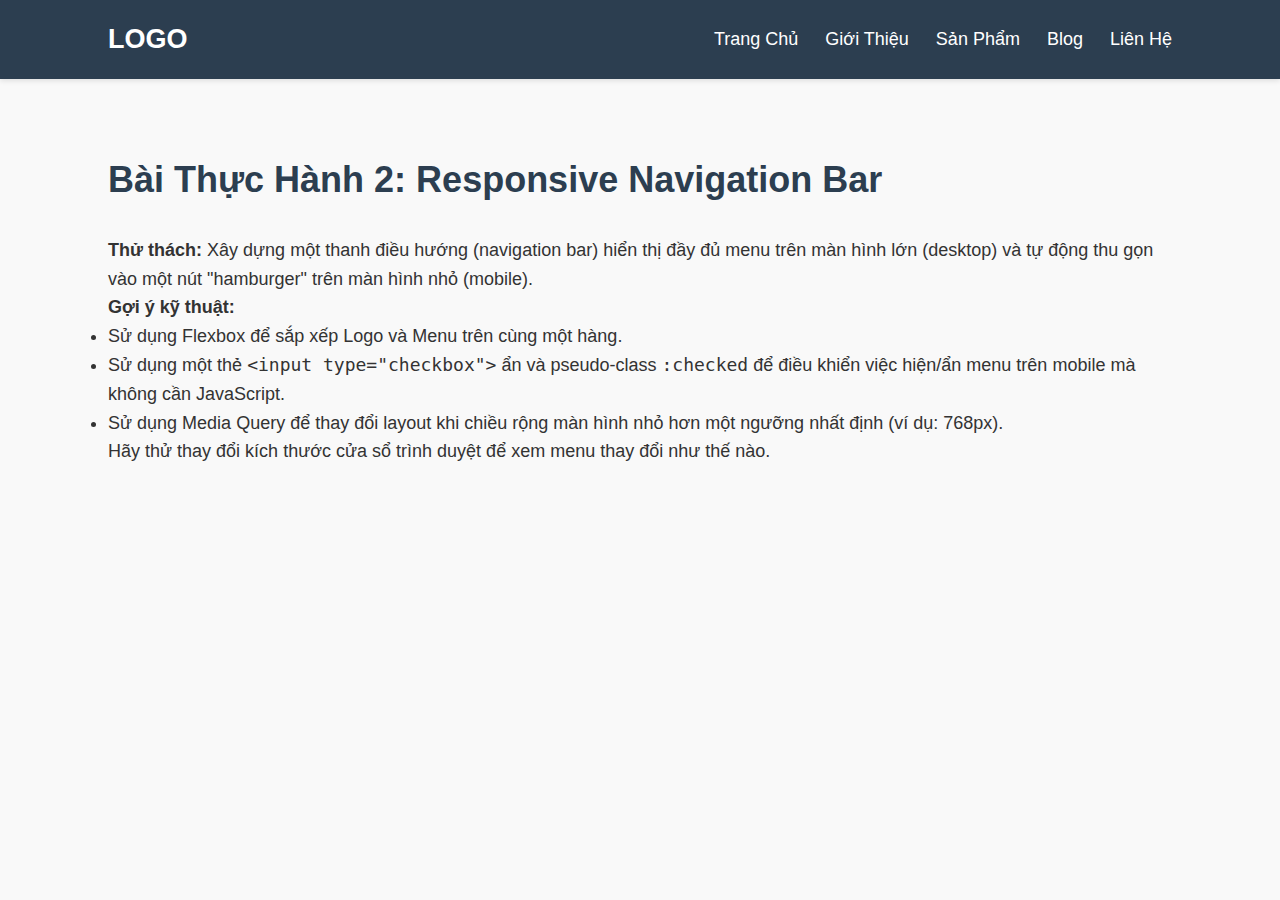
<file: tutorials/responsive-nav.html>
<!DOCTYPE html>
<html lang="vi">
  <head>
    <meta charset="UTF-8" />
    <meta name="viewport" content="width=device-width, initial-scale=1.0" />
    <title>Bài 2: Responsive Navigation Bar</title>
    <link rel="stylesheet" href="tutorial-style.css" />
  </head>
  <body>
    <header class="site-header">
      <div class="container">
        <a href="#" class="site-logo">LOGO</a>

        <!-- Nút Hamburger - Chỉ hiển thị trên mobile -->
        <input type="checkbox" id="nav-toggle" class="nav-toggle" />
        <label for="nav-toggle" class="nav-toggle-label">
          <span></span>
          <!-- 3 cái gạch của hamburger -->
        </label>

        <!-- Menu chính -->
        <nav class="main-nav">
          <ul>
            <li><a href="#">Trang Chủ</a></li>
            <li><a href="#">Giới Thiệu</a></li>
            <li><a href="#">Sản Phẩm</a></li>
            <li><a href="#">Blog</a></li>
            <li><a href="#">Liên Hệ</a></li>
          </ul>
        </nav>
      </div>
    </header>

    <main class="content">
      <div class="container">
        <h1>Bài Thực Hành 2: Responsive Navigation Bar</h1>
        <p>
          <strong>Thử thách:</strong> Xây dựng một thanh điều hướng (navigation
          bar) hiển thị đầy đủ menu trên màn hình lớn (desktop) và tự động thu
          gọn vào một nút "hamburger" trên màn hình nhỏ (mobile).
        </p>
        <p><strong>Gợi ý kỹ thuật:</strong></p>
        <ul>
          <li>Sử dụng Flexbox để sắp xếp Logo và Menu trên cùng một hàng.</li>
          <li>
            Sử dụng một thẻ <code>&lt;input type="checkbox"&gt;</code> ẩn và
            pseudo-class <code>:checked</code> để điều khiển việc hiện/ẩn menu
            trên mobile mà không cần JavaScript.
          </li>
          <li>
            Sử dụng Media Query để thay đổi layout khi chiều rộng màn hình nhỏ
            hơn một ngưỡng nhất định (ví dụ: 768px).
          </li>
        </ul>
        <p>
          Hãy thử thay đổi kích thước cửa sổ trình duyệt để xem menu thay đổi
          như thế nào.
        </p>
      </div>
    </main>
  </body>
</html>
</file>
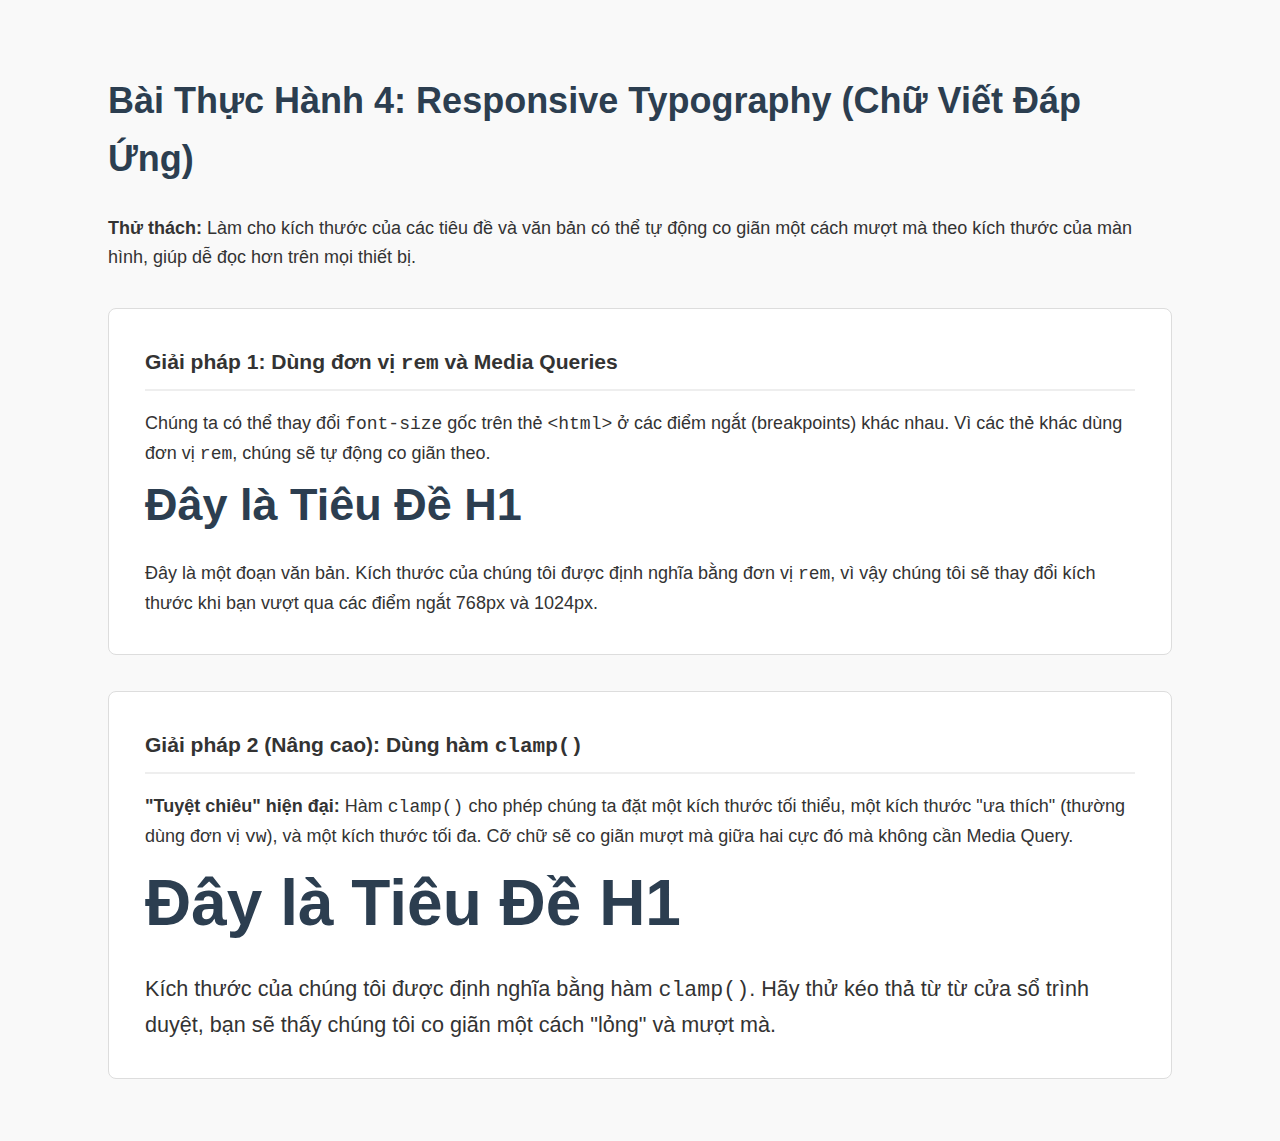
<file: tutorials/responsive-typography.html>
<!DOCTYPE html>
<html lang="vi">
  <head>
    <meta charset="UTF-8" />
    <meta name="viewport" content="width=device-width, initial-scale=1.0" />
    <title>Bài 4: Responsive Typography</title>
    <link rel="stylesheet" href="tutorial-style.css" />
  </head>
  <body>
    <main class="content">
      <div class="container">
        <h1>Bài Thực Hành 4: Responsive Typography (Chữ Viết Đáp Ứng)</h1>
        <p>
          <strong>Thử thách:</strong> Làm cho kích thước của các tiêu đề và văn
          bản có thể tự động co giãn một cách mượt mà theo kích thước của màn
          hình, giúp dễ đọc hơn trên mọi thiết bị.
        </p>

        <div class="example-container">
          <h3>Giải pháp 1: Dùng đơn vị <code>rem</code> và Media Queries</h3>
          <p>
            Chúng ta có thể thay đổi <code>font-size</code> gốc trên thẻ
            <code>&lt;html&gt;</code> ở các điểm ngắt (breakpoints) khác nhau.
            Vì các thẻ khác dùng đơn vị <code>rem</code>, chúng sẽ tự động co
            giãn theo.
          </p>

          <div class="typography-example-rem">
            <h1>Đây là Tiêu Đề H1</h1>
            <p>
              Đây là một đoạn văn bản. Kích thước của chúng tôi được định nghĩa
              bằng đơn vị <code>rem</code>, vì vậy chúng tôi sẽ thay đổi kích
              thước khi bạn vượt qua các điểm ngắt 768px và 1024px.
            </p>
          </div>
        </div>

        <div class="example-container">
          <h3>Giải pháp 2 (Nâng cao): Dùng hàm <code>clamp()</code></h3>
          <p>
            <strong>"Tuyệt chiêu" hiện đại:</strong> Hàm
            <code>clamp()</code> cho phép chúng ta đặt một kích thước tối thiểu,
            một kích thước "ưa thích" (thường dùng đơn vị <code>vw</code>), và
            một kích thước tối đa. Cỡ chữ sẽ co giãn mượt mà giữa hai cực đó mà
            không cần Media Query.
          </p>

          <div class="typography-example-clamp">
            <h1>Đây là Tiêu Đề H1</h1>
            <p>
              Kích thước của chúng tôi được định nghĩa bằng hàm
              <code>clamp()</code>. Hãy thử kéo thả từ từ cửa sổ trình duyệt,
              bạn sẽ thấy chúng tôi co giãn một cách "lỏng" và mượt mà.
            </p>
          </div>
        </div>
      </div>
    </main>
  </body>
</html>
</file>
<file: style.css>
/* 
CSS SELECTORS: 
    We can divide CSS selectors into five categories:
    Simple selectors (select elements based on name, id, class)
    Combinator selectors (select elements based on a specific relationship between them)
    Pseudo-class selectors (select elements based on a certain state)
    Pseudo-elements selectors (select and style a part of an element)
    Attribute selectors (select elements based on an attribute or attribute value)
*/

/* ——————————————————————————————————————— 
  SIMPLE SELECTORS 
——————————————————————————————————————————————————— */
/* THE ELEMENTS SELECTOR
  The element selector selects HTML elements based on the element name. */

/* delete comment(/*) to try ↓ */
/*
p {
  text-align: center;
}  
*/
/*
  LƯU Ý QUAN TRỌNG:
  Trong dự án THỰC TẾ, các style trên sẽ bị xung đột với nhau.
  Chúng ta cần làm cho chúng CỤ THỂ hơn bằng cách sử dụng bộ chọn con cháu (combinator).
  Đây là cách làm đúng chuẩn để tránh xung đột với các phần tử p ở khu vực khác.
*/
.element-selector p {
  color: #fb0000;
}

/* THE ID SELECTOR 
  The id selector uses the id attribute of an HTML element to select a specific element.
  The id of an element is unique within a page, so the id selector is used to select one unique element!
  To select an element with a specific id, write a hash (#) character, followed by the id of the element.  */
#example {
  color: #ff7308;
}
/* ----Note: An id name cannot start with a number!---- */

/* THE CLASS SELECTOR 
  The class selector selects HTML elements with a specific class attribute.
  To select elements with a specific class, write a period (.) character, followed by the class name.   */
.example {
  color: #ffe600;
}
/* You can also specify that only specific HTML elements should be affected by a class. In this example only <p> elements with class="example" will be ...   */
p.example {
  text-align: center;
}
/* HTML elements can also refer to more than one class. In this example the <p> element will be styled according to class="two" and to class="class":    */
.two.class {
  font-style: italic;
  color: #ffe600;
}
/* ----Note: A class name cannot start with a number!---- */

/* THE UNIVERSAL SELECTOR 
  The universal selector (*) selects all HTML elements on the page.  */
* {
  font-family: "Times New Roman", Times, serif;
}

/* THE GROUPING SELECTOR 
  The grouping selector selects all the HTML elements with the same style definitions. It will be better to group the selectors, to minimize the code. To group selectors, separate each selector with a comma (,).    */
h5,
h6,
p.grouping,
#grouping {
  color: #7bff00;
}

/* Review All CSS Simple Selectors 
#id                        #demo            Selects the element with id="demo"; 
.class                     .intro           Selects all elements with class="intro"; 
*	                         *                Selects all elements 
element                    p  	            Selects all <p> elements 
element,element,..	       div, p           Selects all <div> elements and all <p> elements 
class,class,...            .a1.a2           Selects all element with a2 that is a descendant of an element with a1
element.class              p.hello          Selects only <p> elements with class="hello"; */

/* ——————————————————————————————————————— 
  COMBINATOR SELECTORS 
——————————————————————————————————————————————————— */
/* 1. Descendant Combinator (space)
  The descendant combinator matches all elements that are descendants (children, grandchildren, etc.) of a specified element. 
  The following example selects all <p> elements inside <div> elements: */
div.descendant-combinator p {
  color: #00ff44;
}

/* 2. Child Combinator (>)
  The child combinator selects all elements that are direct children of a specified element.
  The following example selects all <p> elements that are direct children of <div>:  */
div.child-combinator > p {
  color: #00ffbf;
}

/* 3. Next Sibling Combinator (+) 
  The next sibling combinator is used to select an element that is directly after a specific element.
  Sibling elements must have the same parent element.
  The following example selects the first <p> element that immediately follows a <h3>, and share the same parent:
*/
.next-sibling-combinator h3 + p {
  color: #00bbff;
}

/* 4. Subsequent-sibling Combinator (~)
  The subsequent-sibling combinator selects all elements that are next siblings of a specified element.
  The following example selects all <p> elements that are next siblings of <h3>, and share the same parent:  */
.subsequent-sibling-combinator h3 ~ p {
  color: rgb(25, 0, 255);
}

/* Review All Combinator Selector 
Child combinator	              div > p	            Selects every <p> element that are direct children of a <div> element
Descendant combinator	          div p	              Selects all <p> elements inside <div> elements
Namespace separator	            ns | h2	            Selects all <h2> elements in namespace ns
Next-sibling combinator	        div + p	            Selects the first <p> element that is placed immediately after <div> ele
Selector list	                  div, p	            Selects all <div> elements and all <p> elements
Subsequent-sibling combinator	  p ~ ul	            Selects all <ul> elements that are preceded by a <p> element
 */

/* ——————————————————————————————————————— 
  ATTRIBUTE SELECTORS 
——————————————————————————————————————————————————— */
/* [attribute]
	Selects all elements with (a title) attribute  */
.demo-attribute-exists [title] {
  color: rgb(183, 0, 255);
}

/* [attribute="value"] 
	Selects all elements with (title="hello") */
.demo-attribute-exact [title="hello"] {
  color: rgb(248, 64, 248);
}

/* [attribute~="value"] 
  Selects all elements with (a title) attribute containing the word ("miko") */
.demo-attribute-word [title~="miko"] {
  color: rgb(255, 120, 239);
}

/* [attribute|="value"] 
Selects all elements with a title attribute value equal to "en" or starting with "en-" */
.demo-attribute-prefix-hyphen [lang|="en"] {
  color: #820293;
}

/* [attribute^="value"]
Selects all elements with a href attribute value that begins with "https" */
.demo-attribute-starts-with [href="https"] {
  color: #ff0b7d;
}

/* [attribute$="value"] 
Selects all elements with a href attribute value ends with ".pdf"*/
.demo-attribute-ends-with [href$=".pdf"] {
  color: #c62323;
}

/* [attribute*=value]
  Selects all elements with a href attribute value containing the substring "word" */
[title*="raiden"] {
  color: #5000a0;
}

/* Review All Attribute Selector 
[attribute ~= value] Chọn phần tử có thuộc tính chứa một TỪ (word) hoàn chỉnh, được ngăn cách bởi khoảng trắng. (Đứng 1 mình)
[attribute |= value] chọn từ có value đứng đầu và "chỉ 1 từ" hoặc có dấu gạch nối từ vd  abc-123 
[attribute ^= value]  chọn từ có value đứng đầu là đc vd có chữ abc đứng đầu là đc hết
[attribute $=  a] chọn từ có kết thúc là chữ a là đc 
[attribute *= value] có value là chọn vd abc, abc1.  */

/* ——————————————————————————————————————— 
  PSEUDO-CLASSES 
———————————————————————————————————————————————————  
Some common use for pseudo-classes:
  Style an element when a user moves the mouse over it
  Style visited and unvisited links differently
  Style an element when it gets focus
  Style valid/invalid/required/optional form elements
  Style an element that is the first child of its parent
# Pseudo-classes are always denoted by a single colon (:) followed by the pseudo-class name      */

/* NHÓM 1: TRẠNG THÁI TƯƠNG TÁC CỦA NGƯỜI DÙNG */
/* :hover 
  Selects element on mouse over */
.demo-hover:hover {
  color: #ffb700;
}

/* :active 
  Selects the active link */
.demo-active:active {
  color: #ff5555;
}

/* :focus 
  Áp dụng style khi phần tử được "chọn" */
.demo-focus:focus {
  color: darkblue;
  outline-color: #117f00;
  border-width: 5px;
}

/* NHÓM 2: TRẠNG THÁI CỦA LIÊN KẾT (THẺ <a>) 
  Để hoạt động đúng, các selector này nên được viết trong file CSS theo thứ tự L-V-H-A (Link-Visited-Hover-Active). */
/* :link
  Selects any unvisited link */
.demo-link-states:link {
  color: #098cff;
}

/* :visited 
  Selects all visited links  */
.demo-link-states:visited {
  color: rgb(50, 161, 19);
}

/* :hover */
.demo-link-states:hover {
  color: #a4a1f1;
}

/* :active */
.demo-link-states:active {
  color: #4b0082;
}

/* NHÓM 3: CẤU TRÚC VỊ TRÍ (CHILD SELECTORS)  */
/* :first-child & :last-child & :only-child
  Selects the element that is the first/last/only child of its parent (among a group of sibling elements)   */
.demo-child-list li:first-child {
  color: #fe4242;
}

.demo-child-list li:last-child {
  color: #fa7a3e;
}

.parent-with-one-child:only-child {
  color: #ffcf82;
}

/* :nth-child(n) 
  Selects any <li> element that is the second child of its parent. */
.demo-nth-child-list li:nth-child(2) {
  color: rgb(108, 255, 55);
}

.demo-nth-child-list li:nth-child(odd) {
  color: rgb(248, 255, 49);
}

.demo-nth-child-list li:nth-child(even) {
  color: #00ffbf;
}
.demo-nth-child-list li:nth-child(2n + 1) {
  font-style: italic;
}

/* Sự khác biệt giữa "-child" và "-of-type"
  :first-child chọn phần tử đầu tiên NẾU NÓ KHỚP(vị trí). :first-of-type chọn phần tử đầu tiên CỦA LOẠI ĐÓ(kiểu loại).    */

/* :first-of-type & :last-of-type & :only-of-type & :nth-of-type(n) & :nth-last-of-type(n)
  Selects the first element of its type among a group of sibling elements 
  Selects any <p> element that is the last <p> element of its parent  */
.demo-type-vs-child h3:first-child {
  color: #00bbff;
}

.demo-type-vs-child p:first-of-type {
  color: #00ff44;
}

/* Error: */
.demo-type-vs-child p:first-child {
  color: #f51915;
}
/* Lúc này thẻ p không phải thẻ con đầu tiên */

.demo-type-vs-child p:nth-of-type(2) {
  color: #00ffbf;
}

.demo-type-vs-child div:only-of-type {
  font-style: italic;
}

/* Error: */
.demo-type-vs-child div:only-child {
  color: #f51915;
}
/* Thẻ div không phải thẻ con duy nhất, tồn tại nhiều thẻ khác */

.demo-type-vs-child p:last-of-type {
  color: #4b0082;
}

/* Error: */
.demo-type-vs-child p:last-child {
  color: #f51915;
}
/* Không phải thẻ con cuối cùng, thẻ h5 mới là cuối cùng */

/* NHÓM 4: TRẠNG THÁI NỘI DUNG & FORM */
/* :empty
  Selects any element that has no children (including text nodes) */
/* no content */
div[class*="empty"]:empty {
  height: 200px;
  width: 200px;
  background-color: darkmagenta;
}
/* can be used for elements with content */
.demo-empty-comment {
  height: 200px;
  width: 200px;
  background-color: rgb(51, 71, 15);
}

/* :target 
	Selects the current active target element */
#target-element:target {
  color: #4b0082;
  background-color: #a4a1f1;
}

/* :checked
  Selects the checkbox or radio ticked
  BƯỚC 1: Style cho label ở trạng thái bình thường (tùy chọn)
  Chúng ta dùng for="check" trong label để liên kết với id="check" của input, giúp người dùng có thể bấm vào chữ để tích checkbox. */
label[for="check"] {
  color: #333;
  cursor: pointer;
  transition: all 0.3s ease;
  /* Thêm hiệu ứng chuyển động cho mượt */
}

/*  BƯỚC 2: Style cho label KHI checkbox ĐƯỢC TÍCH (Đây là phần quan trọng nhất) 
  Selector này đọc là:
  "Hãy tìm một input có class là 'demo-check' KHI nó đang ở trạng thái :checked,"
  "SAU ĐÓ, hãy chọn người anh em (+) đứng ngay sau nó (chính là thẻ label)"
*/
.demo-check:checked + label {
  color: green;
  font-weight: bold;
  text-decoration: line-through;
  /* Gạch ngang chữ */
}

/* NHÓM 5: PHỦ ĐỊNH  */
/* :not
  Chọn tất cả các phần tử NGOẠI TRỪ những phần tử khớp với selector bên trong "not()".  */
.demo-not-list li:not(.special-item) {
  color: rgb(65, 176, 176);
}

/* NOTE: !important > Inline styles > Id selectors > Classes, attribute selectors and pseudo-classes > Elements and pseudo-elements > Universal selector */
.note-selector {
  color: #981a1a;
  font-size: larger;
}

/* ——————————————————————————————————————— 
  DEFAULT - RESET
——————————————————————————————————————————————————— */
/* Default CSS Values 
a:link, a:visited { 
  color:  browser's internal value ;
  text-decoration: underline;
  cursor: auto;
}

a:link:active, a:visited:active { 
  color:  browser's internal value ;
}    ... */

/* ——————————————————————————————————————— 
  COLOR
——————————————————————————————————————————————————— */
/*  RGBA Color  */
.rgba-demo .p1 {
  background-color: rgba(255, 0, 0, 0.3);
}
.rgba-demo .p2 {
  background-color: rgba(0, 255, 0, 0.3);
}
.rgba-demo .p3 {
  background-color: rgba(0, 0, 255, 0.3);
}
.rgba-demo .p4 {
  background-color: rgba(192, 192, 192, 0.3);
}
.rgba-demo .p5 {
  background-color: rgba(255, 255, 0, 0.3);
}
.rgba-demo .p6 {
  background-color: rgba(255, 0, 255, 0.3);
}

/*  HSLA Colors  */
.hsla-demo .p1 {
  background-color: hsla(120, 100%, 50%, 0.3);
}
.hsla-demo .p2 {
  background-color: hsla(120, 100%, 75%, 0.3);
}
.hsla-demo .p3 {
  background-color: hsla(120, 100%, 25%, 0.3);
}
.hsla-demo .p4 {
  background-color: hsla(120, 60%, 70%, 0.3);
}
.hsla-demo .p5 {
  background-color: hsla(290, 100%, 50%, 0.3);
}
.hsla-demo .p6 {
  background-color: hsla(290, 60%, 70%, 0.3);
}

/*  CSS opacity Property  */
.opacity-demo .p1 {
  background-color: rgb(255, 0, 0);
  opacity: 0.1;
}
.opacity-demo .p2 {
  background-color: rgb(0, 255, 0);
  opacity: 0.2;
}
.opacity-demo .p3 {
  background-color: rgb(0, 0, 255);
  opacity: 0.4;
}
.opacity-demo .p4 {
  background-color: rgb(192, 192, 192);
  opacity: 0.6;
}
.opacity-demo .p5 {
  background-color: rgb(255, 255, 0);
  opacity: 0.8;
}
.opacity-demo .p6 {
  background-color: rgb(255, 0, 255);
  opacity: 1;
}

/* ——————————————————————————————————————— 
  CSS TYPOGRAPHY 
——————————————————————————————————————————————————— */
/* FONT - 
Có thể sử dụng các font hệ thống, GG font, điều chỉnh kích thước kiểu dáng yêu thích    */
.suse-font {
  font-family: "SUSE Mono", sans-serif;
  font-optical-sizing: auto;
  font-weight: weight;
  font-style: normal;
}
/* The CSS font property is a shorthand property for:
font-style
font-variant
font-weight
font-stretch
font-size
line-height
font-family */

.suse-font2 {
  /* font-family: "SUSE Mono", sans-serif;
  font-optical-sizing: auto; dòng này không cần thiết
  font-size: larger;
  font-weight: bold;
  font-style: italic; */
  font: italic bold large "SUSE Mono", sans-serif;
}

.ink-font {
  font-family: "Bitcount Prop Double Ink", system-ui;
  font-optical-sizing: auto;
  font-weight: weight;
  font-style: normal;
  font-variation-settings: "slnt" 0, "CRSV" 0.5, "ELSH" 0, "ELXP" 0, "SZP1" 0,
    "SZP2" 0, "XPN1" 0, "XPN2" 0, "YPN1" 0, "YPN2" 0;
}
/* Lưu ý quan trọng: Phải luôn có font thay thế đằng sau các font mình dùng, vì trình duyệt người khác có thể không tải font đó, font đứng sau sẽ hiển thị thay, thứ tự từ trái sang phải. */

.property-font th {
  text-align: left;
  width: 200px;
}

.ex-font {
  font: italic bold large monospace, system-ui;
}
.ex-font-family {
  font-family: "Lucida Sans", "Lucida Sans Regular", "Lucida Grande",
    "Lucida Sans Unicode", Geneva, Verdana, sans-serif;
}
.ex-font-size {
  font-size: 13px;
}
.ex-font-style {
  font-style: italic;
}
.ex-font-variant {
  font-variant: small-caps;
}
.ex-font-weight {
  font-weight: 800;
}

/* Property	Description
font	        -Sets all the font properties in one declaration
font-family	  -Specifies the font family for text
font-size	    -Specifies the font size of text
font-style	  -Specifies the font style for text
font-variant	-Specifies whether or not a text should be displayed in a small-caps font
font-weight	  -Specifies the weight of a font */

/* LINE HEIGHT & LETTER SPACING */
/* Line height 
  Defines the height of a single line of text */
.demo-line-height {
  line-height: normal;
  background-color: #00bbff;
}
.demo-line-height2 {
  font-size: medium;
  line-height: 1.6;
  background-color: #00bbff;
}
.demo-line-height3 {
  line-height: 60px;
  background-color: #00bbff;
}
.demo-line-height4 {
  line-height: 0.5em;
  background-color: #00bbff;
}

/* Letter spacing
  Defines the spacing between the characters of a block of text.*/
.letter-spacing {
  letter-spacing: normal;
  background-color: #34a123;
}
.letter-spacing2 {
  letter-spacing: 5px;
  background-color: #34a123;
}
.letter-spacing3 {
  letter-spacing: 2em;
  background-color: #34a123;
}

/*  TEXT  */
/* Text-Align
  Defines how the text content of the element is horizontally aligned   */
table.demo-text-align td:first-child {
  width: 200px;
  background-color: #96c2ff;
  border: 2px solid rgb(55, 55, 55);
}
table.demo-text-align td:last-child {
  width: 400px;
  background-color: #9af8a2;
  border: 2px solid rgb(54, 54, 54);
}

.text-left td:last-child {
  text-align: left;
}
.text-right td:last-child {
  text-align: right;
}
.text-centered td:last-child {
  text-align: center;
}
.text-justified td:last-child {
  text-align: justify;
}

/* Text-Decoration
  Defines how the text content of the element is decorated.      */

.demo-text-decoration p:first-of-type {
  text-decoration: none;
}
.demo-text-decoration p:nth-of-type(2) {
  text-decoration: underline;
}
.demo-text-decoration p:nth-of-type(3) {
  text-decoration: line-through;
}
.demo-text-decoration p:nth-of-type(4) {
  text-decoration: overline;
}

/* Text-Indent
  Defines the indentation of the element's first line of text.        */

.demo-text-indent td:first-child {
  width: 200px;
  background-color: #96c2ff;
  border: 2px solid rgb(55, 55, 55);
}
.demo-text-indent td:last-child {
  width: 400px;
  background-color: #9af8a2;
  border: 2px solid rgb(54, 54, 54);
}
.not-indented-text {
  text-indent: none;
}
.indented-text {
  text-indent: 3em;
}
.negative-indented-text {
  text-indent: -2em;
}

/* Text-Overflow
  Defines how the hidden text content behaves if it's overflowing.  
  Both of the following properties are required for text-overflow to take effect: 
  white-space: nowrap;
  overflow: hidden */

.default-text-overflow {
  width: 200px;
  border: 1px solid #000000;
  white-space: nowrap;
  overflow: hidden;
  text-overflow: none;
}
.clipped-text-overflow {
  width: 200px;
  border: 1px solid #000000;
  white-space: nowrap;
  overflow: hidden;
  text-overflow: ellipsis;
}

/* Text-Shadow
  The CSS text-shadow property applies a shadow to text.
  In its simplest use, you only specify the horizontal and the vertical shadow.
  In addition, you can add a shadow color and blur effect.   */

.text-shadow1 {
  text-shadow: 2px 2px;
}
.text-shadow2 {
  text-shadow: 2px 2px red;
}
.text-shadow3 {
  text-shadow: 2px 2px 5px red;
}
.text-shadow4 {
  color: white;
  text-shadow: 2px 2px 4px #000000;
}

/* Text-Transform
  Defines how the text content should be transformed.*/

.demo-text-transform p[class*="transform"] {
  background-color: #dcbaff;
  border: 2px dotted violet;
}
.removes-text-transform {
  text-transform: none;
}
.capital-first-text-transform {
  text-transform: capitalize;
}
.capital-all-text-transform {
  text-transform: uppercase;
}
.lowercase-text-transform {
  text-transform: lowercase;
}

/* Word-wrap & Word-break & Word-spacing */
/* Allow long words to be able to be broken and wrap onto the next line:  */
.no-word-wrap {
  width: 170px;
  border: 1px solid #000000;
  padding: 8px;
  word-wrap: normal;
}
.word-wrap {
  width: 170px;
  border: 1px solid #000000;
  padding: 8px;
  word-wrap: break-word;
}

/* The CSS word-break property specifies how words should break when reaching the end of a line.
This property can take one of the following values:
normal - This is default. Uses the default line breaking rules of the language
break-all - Allows words to be broken at any character to prevent overflow
keep-all - Prevents words from breaking */
.word-break {
  width: 170px;
  border: 1px solid #000000;
  padding: 8px;
  word-break: normal;
}
.word-break2 {
  width: 170px;
  border: 1px solid #000000;
  padding: 8px;
  word-break: break-all;
}

/* The word-spacing defines the spacing between words of a block of text  
You can use pixel, em values: this allows the spacing to remain relative to the font-size.*/

.word-spacing {
  word-spacing: 20px;
}

/* White-space 
  Defines how the element's white  space is handled  */
.white-space-nowrap {
  white-space: nowrap;
}
.white-space-normal {
  white-space: normal;
}
.white-space-pre {
  white-space: pre;
}
.white-space-pre-wrap {
  white-space: pre-wrap;
}
.white-space-pre-line {
  white-space: pre-line;
}

/* ——————————————————————————————————————— 
  BOX MODEL 
——————————————————————————————————————————————————— */

/* TÌM HIỂU SÂU */
/*  Padding  
The CSS padding properties are used to generate space around an element's content, inside of any defined borders.  */

.box {
  width: 150px;
  height: 100px;
  color: #ffa007;
}

div.padding-demo1 {
  background-color: #117f00;
  padding: 20px; /* Tất cả các cạnh cách content 20px */
}

div.padding-demo2 {
  background-color: #56f13e;
  padding-top: 20px;
  padding-bottom: 20px;
  padding-left: 10px;
  padding-right: 15px;
}

div.padding-demo3 {
  background-color: #34a123;
  /*       ↑↓    ←→         */
  padding: 20px 15px;
  /*        ↑    ←→    ↓    */
  padding: 30px 25px 20px;
  /*      ↑   →   ↓   ←     theo kim đồng hồ */
  padding: 15px 25mm 10px 25px;
}

/*  Border  
The CSS border properties allow you to specify the style, width, and color of an element's border.*/
div.border-demo1 {
  border: 10px solid blue; /* Size, style, color */
}

div.border-demo2 {
  border-top: 20px dashed black;
  border-bottom: 20px solid black;
  border-left: 10px dotted black;
  border-right: 15px double black;
}

div.border-demo3 {
  border-width: 10px 20px 25px 10px;
  border-color: #333 #5000a0 #6d1478 #b3326e;
  border-style: dashed double dotted ridge;
}

/* border-radius, có thể ghi chung ở trên*/
.border-demo1 {
  border-radius: 15%;
}

.border-demo2 {
  border-radius: 15px 20px 25px 20px;
}

.border-demo3 {
  border-top-right-radius: 50%;
  border-top-left-radius: 20px;
  border-bottom-left-radius: 5cm;
  border-bottom-right-radius: 12mm;
}

/*  Margin  
The CSS margin properties are used to create space around elements, outside of any defined borders.

Margins define the distance between an element's border and the surrounding elements.*/

/*   có những cách viết như padding   */
.margin-demo1 {
  background-color: #1e708e;
  border: 10px solid blueviolet;
  margin: 15px;
}

.margin-demo2 {
  background-color: #298e1e;
  border: 10px solid rgb(43, 113, 226);
  margin-left: 184.2px;
}

.margin-demo3 {
  background-color: #818e1e;
  border: 10px solid rgb(43, 226, 159);
  margin-left: -50px;
}

/* TỔNG QUAN */
/*  CÁC LỚP CỦA HỘP (TỪ TRONG RA NGOÀI)  */
/* Thêm một chút style cơ bản cho toàn bộ khu vực demo */

.box-model-visualizer {
  background-color: #f0f8ff; /* Màu nền nhạt để thấy rõ lớp Margin */
  border: 1px dashed #ccc; /* Viền mờ cho container ngoài cùng */
  /* min-height: 400px; Đảm bảo container đủ cao để chứa mọi thứ */
  max-width: 400px;
  padding: 50px;

  /* == "ĐŨA THẦN" FLEXBOX ĐÂY RỒI! ==
  Ba dòng này sẽ căn giữa một cách hoàn hảo cho phần tử con TRỰC TIẾP của nó (chính là .margin-layer)   */

  /* display: flex; Bật chế độ Flexbox */
  justify-content: center; /* Căn giữa theo chiều ngang*/
  align-items: center; /* Căn giữa theo chiều dọc */
}

/* --- Style cho từng lớp --- */

/* Lớp MARGIN (lớp ngoài cùng bên trong visualizer) */
.margin-layer {
  background-color: #ffe4e1; /* Màu của Margin (giả lập) */
  padding: 30px; /* Khoảng cách 30px này chính là "vùng margin" mà chúng ta đang minh họa */

  /* Lặp lại "đũa thần" để căn giữa cho ĐỨA CON của nó (là .border-layer) */
  /* display: flex; */
  justify-content: center;
  align-items: center;
}

/* Lớp BORDER */
.border-layer {
  background-color: #fffacd; /* Màu của Border (giả lập) */
  padding: 10px; /* Khoảng cách 10px này chính là "đường viền" */

  /* Lại lặp lại "đũa thần" để căn giữa cho ĐỨA CON của nó (là .padding-layer) */
  /* display: flex; */
  justify-content: center;
  align-items: center;
}

/* Lớp PADDING */
.padding-layer {
  background-color: #add8e6; /* Màu của Padding */
  padding: 20px; /* Khoảng cách 20px này chính là VÙNG ĐỆM THẬT SỰ */
  border: 2px solid #4682b4; /* Thêm border thật để thấy rõ hơn */

  /* Lại lặp lại... bạn hiểu ý rồi đó ;) */
  /* display: flex; */
  justify-content: center;
  align-items: center;
}

/* Lớp CONTENT (lớp trong cùng) */
.content-layer {
  background-color: #ffffff; /* Màu trắng cho vùng nội dung */
  /* width: 300px;  nhận từ div cha, dùng sẽ vỡ layout*/
  height: 100px;

  padding: 40px; /* Thêm chút padding cho nội dung bên trong không bị dính sát lề */
  border: 1px solid #333;

  /* Lớp trong cùng cũng cần căn giữa TEXT của nó */
  display: flex;
  justify-content: center;
  align-items: center;
  text-align: center; /* Đảm bảo text được căn giữa nếu có nhiều dòng */
}

/*  Tóm Lại Một Cách Đơn Giản Nhất:
HTML là những chiếc hộp lồng vào nhau.
"Nội dung" (content) của một hộp cha chính là TẤT CẢ những chiếc hộp con nằm ngay bên trong nó.
Kích thước của hộp cha (nếu không được set cứng) sẽ được quyết định bởi tổng không gian mà tất cả các hộp con đó chiếm giữ.  */

/* PHẦN KHÓ 1: MARGIN AUTO & MARGIN COLLAPSING */

.margin-auto-example {
  background-color: #34748b;
  margin: 0 auto;
}

.collapse-box-1 {
  background-color: #117f00;
  margin-bottom: 30px;
}

.collapse-box-2 {
  background-color: #34748b;
  margin-top: 50px;
}

/* PHẦN KHÓ 2: BOX-SIZING (KHÁI NIỆM QUAN TRỌNG NHẤT) */
.sizing-comparison-container .box {
  width: 200px;
  background-color: #4682b4;
  padding: 40px;
  border: 10px solid #333;
}

.sizing-content-box {
  box-sizing: content-box;
}

.sizing-border-box {
  box-sizing: border-box;
}
</file>
<file: Declaration/style.css>
/* 
CSS SELECTORS: 
    We can divide CSS selectors into five categories:
    Simple selectors (select elements based on name, id, class)
    Combinator selectors (select elements based on a specific relationship between them)
    Pseudo-class selectors (select elements based on a certain state)
    Pseudo-elements selectors (select and style a part of an element)
    Attribute selectors (select elements based on an attribute or attribute value)
*/

/* ——————————————————————————————————————— 
  SIMPLE SELECTORS 
——————————————————————————————————————————————————— */
/* THE ELEMENTS SELECTOR
  The element selector selects HTML elements based on the element name. */

/* delete comment(/*) to try ↓ */
/*
p {
  text-align: center;
}  
*/
/*
  LƯU Ý QUAN TRỌNG:
  Trong dự án THỰC TẾ, các style trên sẽ bị xung đột với nhau.
  Chúng ta cần làm cho chúng CỤ THỂ hơn bằng cách sử dụng bộ chọn con cháu (combinator).
  Đây là cách làm đúng chuẩn để tránh xung đột với các phần tử p ở khu vực khác.
*/
.element-selector p {
  color: #fb0000;
}

/* THE ID SELECTOR 
  The id selector uses the id attribute of an HTML element to select a specific element.
  The id of an element is unique within a page, so the id selector is used to select one unique element!
  To select an element with a specific id, write a hash (#) character, followed by the id of the element.  */
#example {
  color: #ff7308;
}
/* ----Note: An id name cannot start with a number!---- */

/* THE CLASS SELECTOR 
  The class selector selects HTML elements with a specific class attribute.
  To select elements with a specific class, write a period (.) character, followed by the class name.   */
.example {
  color: #ffe600;
}
/* You can also specify that only specific HTML elements should be affected by a class. In this example only <p> elements with class="example" will be ...   */
p.example {
  text-align: center;
}
/* HTML elements can also refer to more than one class. In this example the <p> element will be styled according to class="two" and to class="class":    */
.two.class {
  font-style: italic;
  color: #ffe600;
}
/* ----Note: A class name cannot start with a number!---- */

/* THE UNIVERSAL SELECTOR 
  The universal selector (*) selects all HTML elements on the page.  */
* {
  font-family: "Times New Roman", Times, serif;
}

/* THE GROUPING SELECTOR 
  The grouping selector selects all the HTML elements with the same style definitions. It will be better to group the selectors, to minimize the code. To group selectors, separate each selector with a comma (,).    */
h4,
h5,
p.grouping,
#grouping {
  color: #7bff00;
}

/* Review All CSS Simple Selectors 
#id                        #demo            Selects the element with id="demo"; 
.class                     .intro           Selects all elements with class="intro"; 
*	                         *                Selects all elements 
element                    p  	            Selects all <p> elements 
element,element,..	       div, p           Selects all <div> elements and all <p> elements 
class,class,...            .a1.a2           Selects all element with a2 that is a descendant of an element with a1
element.class              p.hello          Selects only <p> elements with class="hello"; */

/* ——————————————————————————————————————— 
  COMBINATOR SELECTORS 
——————————————————————————————————————————————————— */
/* 1. Descendant Combinator (space)
  The descendant combinator matches all elements that are descendants (children, grandchildren, etc.) of a specified element. 
  The following example selects all <p> elements inside <div> elements: */
div.descendant-combinator p {
  color: #00ff44;
}

/* 2. Child Combinator (>)
  The child combinator selects all elements that are direct children of a specified element.
  The following example selects all <p> elements that are direct children of <div>:  */
div.child-combinator > p {
  color: #00ffbf;
}

/* 3. Next Sibling Combinator (+) 
  The next sibling combinator is used to select an element that is directly after a specific element.
  Sibling elements must have the same parent element.
  The following example selects the first <p> element that immediately follows a <h3>, and share the same parent:
*/
.next-sibling-combinator h3 + p {
  color: #00bbff;
}

/* 4. Subsequent-sibling Combinator (~)
  The subsequent-sibling combinator selects all elements that are next siblings of a specified element.
  The following example selects all <p> elements that are next siblings of <h3>, and share the same parent:  */
.subsequent-sibling-combinator h3 ~ p {
  color: rgb(25, 0, 255);
}

/* Review All Combinator Selector 
Child combinator	              div > p	            Selects every <p> element that are direct children of a <div> element
Descendant combinator	          div p	              Selects all <p> elements inside <div> elements
Namespace separator	            ns | h2	            Selects all <h2> elements in namespace ns
Next-sibling combinator	        div + p	            Selects the first <p> element that is placed immediately after <div> ele
Selector list	                  div, p	            Selects all <div> elements and all <p> elements
Subsequent-sibling combinator	  p ~ ul	            Selects all <ul> elements that are preceded by a <p> element
 */

/* ——————————————————————————————————————— 
  ATTRIBUTE SELECTORS 
——————————————————————————————————————————————————— */
/* [attribute]
	Selects all elements with (a title) attribute  */
.demo-attribute-exists [title] {
  color: rgb(183, 0, 255);
}

/* [attribute="value"] 
	Selects all elements with (title="hello") */
.demo-attribute-exact [title="hello"] {
  color: rgb(248, 64, 248);
}

/* [attribute~="value"] 
  Selects all elements with (a title) attribute containing the word ("miko") */
.demo-attribute-word [title~="miko"] {
  color: rgb(255, 120, 239);
}

/* [attribute|="value"] 
Selects all elements with a title attribute value equal to "en" or starting with "en-" */
.demo-attribute-prefix-hyphen [lang|="en"] {
  color: #820293;
}

/* [attribute^="value"]
Selects all elements with a href attribute value that begins with "https" */
.demo-attribute-starts-with [href="https"] {
  color: #ff0b7d;
}

/* [attribute$="value"] 
Selects all elements with a href attribute value ends with ".pdf"*/
.demo-attribute-ends-with [href$=".pdf"] {
  color: #c62323;
}

/* [attribute*=value]
  Selects all elements with a href attribute value containing the substring "word" */
[title*="raiden"] {
  color: #5000a0;
}

/* Review All Attribute Selector 
[attribute ~= value] Chọn phần tử có thuộc tính chứa một TỪ (word) hoàn chỉnh, được ngăn cách bởi khoảng trắng. (Đứng 1 mình)
[attribute |= value] chọn từ có value đứng đầu và "chỉ 1 từ" hoặc có dấu gạch nối từ vd  abc-123 
[attribute ^= value]  chọn từ có value đứng đầu là đc vd có chữ abc đứng đầu là đc hết
[attribute $=  a] chọn từ có kết thúc là chữ a là đc 
[attribute *= value] có value là chọn vd abc, abc1.  */

/* ——————————————————————————————————————— 
  PSEUDO-CLASSES 
———————————————————————————————————————————————————  
Some common use for pseudo-classes:
  Style an element when a user moves the mouse over it
  Style visited and unvisited links differently
  Style an element when it gets focus
  Style valid/invalid/required/optional form elements
  Style an element that is the first child of its parent
# Pseudo-classes are always denoted by a single colon (:) followed by the pseudo-class name      */

/* NHÓM 1: TRẠNG THÁI TƯƠNG TÁC CỦA NGƯỜI DÙNG */
/* :hover 
  Selects element on mouse over */
.demo-hover:hover {
  color: #ffb700;
}

/* :active 
  Selects the active link */
.demo-active:active {
  color: #ff5555;
}

/* :focus 
  Áp dụng style khi phần tử được "chọn" */
.demo-focus:focus {
  color: darkblue;
  outline-color: #117f00;
  border-width: 5px;
}

/* NHÓM 2: TRẠNG THÁI CỦA LIÊN KẾT (THẺ <a>) 
  Để hoạt động đúng, các selector này nên được viết trong file CSS theo thứ tự L-V-H-A (Link-Visited-Hover-Active). */
/* :link
  Selects any unvisited link */
.demo-link-states:link {
  color: #098cff;
}

/* :visited 
  Selects all visited links  */
.demo-link-states:visited {
  color: rgb(50, 161, 19);
}

/* :hover */
.demo-link-states:hover {
  color: #a4a1f1;
}

/* :active */
.demo-link-states:active {
  color: #4b0082;
}

/* NHÓM 3: CẤU TRÚC VỊ TRÍ (CHILD SELECTORS)  */
/* :first-child & :last-child & :only-child
  Selects the element that is the first/last/only child of its parent (among a group of sibling elements)   */
.demo-child-list li:first-child {
  color: #fe4242;
}

.demo-child-list li:last-child {
  color: #fa7a3e;
}

.parent-with-one-child:only-child {
  color: #ffcf82;
}

/* :nth-child(n) 
  Selects any <li> element that is the second child of its parent. */
.demo-nth-child-list li:nth-child(2) {
  color: rgb(108, 255, 55);
}

.demo-nth-child-list li:nth-child(odd) {
  color: rgb(248, 255, 49);
}

.demo-nth-child-list li:nth-child(even) {
  color: #00ffbf;
}
.demo-nth-child-list li:nth-child(2n + 1) {
  font-style: italic;
}

/* Sự khác biệt giữa "-child" và "-of-type"
  :first-child chọn phần tử đầu tiên NẾU NÓ KHỚP(vị trí). :first-of-type chọn phần tử đầu tiên CỦA LOẠI ĐÓ(kiểu loại).    */

/* :first-of-type & :last-of-type & :only-of-type & :nth-of-type(n) & :nth-last-of-type(n)
  Selects the first element of its type among a group of sibling elements 
  Selects any <p> element that is the last <p> element of its parent  */
.demo-type-vs-child h3:first-child {
  color: #00bbff;
}

.demo-type-vs-child p:first-of-type {
  color: #00ff44;
}

/* Error: */
.demo-type-vs-child p:first-child {
  color: #f51915;
}
/* Lúc này thẻ p không phải thẻ con đầu tiên */

.demo-type-vs-child p:nth-of-type(2) {
  color: #00ffbf;
}

.demo-type-vs-child div:only-of-type {
  font-style: italic;
}

/* Error: */
.demo-type-vs-child div:only-child {
  color: #f51915;
}
/* Thẻ div không phải thẻ con duy nhất, tồn tại nhiều thẻ khác */

.demo-type-vs-child p:last-of-type {
  color: #4b0082;
}

/* Error: */
.demo-type-vs-child p:last-child {
  color: #f51915;
}
/* Không phải thẻ con cuối cùng, thẻ h5 mới là cuối cùng */

/* NHÓM 4: TRẠNG THÁI NỘI DUNG & FORM */
/* :empty
  Selects any element that has no children (including text nodes) */
/* no content */
div[class*="empty"]:empty {
  height: 200px;
  width: 200px;
  background-color: darkmagenta;
}
/* can be used for elements with content */
.demo-empty-comment {
  height: 200px;
  width: 200px;
  background-color: rgb(51, 71, 15);
}

/* :target 
	Selects the current active target element */
#target-element:target {
  color: #4b0082;
  background-color: #a4a1f1;
}

/* :checked
  Selects the checkbox or radio ticked
  BƯỚC 1: Style cho label ở trạng thái bình thường (tùy chọn)
  Chúng ta dùng for="check" trong label để liên kết với id="check" của input, giúp người dùng có thể bấm vào chữ để tích checkbox. */
label[for="check"] {
  color: #333;
  cursor: pointer;
  transition: all 0.3s ease;
  /* Thêm hiệu ứng chuyển động cho mượt */
}

/*  BƯỚC 2: Style cho label KHI checkbox ĐƯỢC TÍCH (Đây là phần quan trọng nhất) 
  Selector này đọc là:
  "Hãy tìm một input có class là 'demo-check' KHI nó đang ở trạng thái :checked,"
  "SAU ĐÓ, hãy chọn người anh em (+) đứng ngay sau nó (chính là thẻ label)"
*/
.demo-check:checked + label {
  color: green;
  font-weight: bold;
  text-decoration: line-through;
  /* Gạch ngang chữ */
}

/* NHÓM 5: PHỦ ĐỊNH  */
/* :not
  Chọn tất cả các phần tử NGOẠI TRỪ những phần tử khớp với selector bên trong "not()".  */
.demo-not-list li:not(.special-item) {
  color: rgb(65, 176, 176);
}
</file>
<file: tutorials/tutorial-style.css>
/* ======================================= */
/*        STYLE CHUNG CHO CÁC TUTORIAL             */
/* ======================================== */

/* Reset cơ bản và thiết lập box-sizing */
*,
*::before,
*::after {
  box-sizing: border-box;
  margin: 0;
  padding: 0;
}

body {
  font-family: -apple-system, BlinkMacSystemFont, "Segoe UI", Roboto, Helvetica,
    Arial, sans-serif, "Apple Color Emoji", "Segoe UI Emoji", "Segoe UI Symbol";
  line-height: 1.6;
  background-color: #f9f9f9;
  color: #333;
}

.container {
  max-width: 1100px;
  margin-left: auto;
  margin-right: auto;
  padding-left: 1rem;
  padding-right: 1rem;
}

.content {
  padding-top: 4rem;
  padding-bottom: 4rem;
}

.content h1 {
  margin-bottom: 1.5rem;
  color: #2c3e50;
}

.example-container {
  background-color: #fff;
  border: 1px solid #ddd;
  border-radius: 8px;
  padding: 2rem;
  margin-top: 2rem;
}

.example-container h3 {
  margin-bottom: 1rem;
  border-bottom: 2px solid #eee;
  padding-bottom: 0.5rem;
}

/* =================================================== */
/*          BÀI 2: RESPONSIVE NAVIGATION BAR           */
/* =================================================== */

.site-header {
  background-color: #2c3e50;
  color: white;
  padding: 1rem 0;
  box-shadow: 0 2px 5px rgba(0, 0, 0, 0.1);
}

.site-header .container {
  display: flex;
  justify-content: space-between;
  align-items: center;
}

.site-logo {
  font-size: 1.5rem;
  font-weight: bold;
  text-decoration: none;
  color: white;
}

.main-nav ul {
  list-style: none;
  display: flex;
  gap: 1.5rem; /* Khoảng cách giữa các item menu */
}

.main-nav a {
  text-decoration: none;
  color: white;
  font-weight: 500;
  padding: 0.5rem 0;
  position: relative;
  transition: color 0.3s;
}

.main-nav a::after {
  /* Gạch chân hiệu ứng khi hover */
  content: "";
  position: absolute;
  left: 0;
  bottom: 0;
  width: 100%;
  height: 2px;
  background-color: #1abc9c;
  transform: scaleX(0);
  transition: transform 0.3s ease;
}

.main-nav a:hover {
  color: #1abc9c;
}

.main-nav a:hover::after {
  transform: scaleX(1);
}

/* Ẩn checkbox và label hamburger trên desktop */
.nav-toggle,
.nav-toggle-label {
  display: none;
}

/* --- Bắt đầu phần Responsive cho NAV --- */
@media (max-width: 768px) {
  .main-nav {
    /* Ẩn menu đi ban đầu */
    display: none;

    /* Chuyển layout thành dọc */
    position: absolute;
    top: 100%;
    left: 0;
    width: 100%;
    background-color: #34495e;
  }

  .main-nav ul {
    flex-direction: column;
    gap: 0;
  }

  .main-nav li {
    text-align: center;
    border-bottom: 1px solid #4a627a;
  }

  .main-nav a {
    display: block;
    padding: 1rem;
  }

  /* Hiển thị label hamburger */
  .nav-toggle-label {
    display: block;
    cursor: pointer;
  }

  .nav-toggle-label span,
  .nav-toggle-label span::before,
  .nav-toggle-label span::after {
    display: block;
    background: white;
    height: 3px;
    width: 25px;
    border-radius: 2px;
    position: relative;
  }

  .nav-toggle-label span::before,
  .nav-toggle-label span::after {
    content: "";
    position: absolute;
  }

  .nav-toggle-label span::before {
    bottom: 8px;
  }

  .nav-toggle-label span::after {
    top: 8px;
  }

  /* "Tuyệt chiêu": Khi checkbox được tích, hiển thị menu */
  .nav-toggle:checked ~ .main-nav {
    display: block;
  }
}

/* =================================================== */
/*              BÀI 3: RESPONSIVE IMAGES               */
/* =================================================== */

.image-wrapper {
  max-width: 600px;
  border: 3px solid #ccc;
  margin-top: 1rem;
}

/* Vấn đề: Ảnh cố định */
.fixed-image {
  width: 800px;
  height: 400px;
}

/* Giải pháp: Ảnh linh hoạt */
.responsive-image {
  max-width: 100%; /* Không bao giờ rộng hơn cha */
  height: auto; /* Chiều cao tự động điều chỉnh theo tỷ lệ */
  display: block; /* Xóa khoảng trống thừa bên dưới ảnh */
}

/* =================================================== */
/*           BÀI 4: RESPONSIVE TYPOGRAPHY              */
/* =================================================== */

/* --- Giải pháp 1: Dùng REM và Media Queries --- */

/* Thiết lập font-size gốc cho mobile */
html {
  font-size: 14px;
}

.typography-example-rem h1 {
  font-size: 2.5rem; /* = 14px * 2.5 = 35px */
  margin-bottom: 1rem;
}
.typography-example-rem p {
  font-size: 1rem; /* = 14px * 1 = 14px */
}

/* Thay đổi font-size gốc trên màn hình lớn hơn */
@media (min-width: 768px) {
  html {
    font-size: 16px; /* Font gốc to hơn trên tablet */
  }
}
@media (min-width: 1024px) {
  html {
    font-size: 18px; /* Font gốc to hơn nữa trên desktop */
  }
}

/* --- Giải pháp 2: Dùng hàm clamp() --- */

/* Cỡ chữ sẽ co giãn mượt mà giữa 1rem và 1.2rem */
.typography-example-clamp p {
  /* clamp(MIN, PREFERRED, MAX) */
  font-size: clamp(1rem, 2.5vw, 1.2rem);
}

/* Cỡ chữ sẽ co giãn mượt mà giữa 2rem và 4rem */
.typography-example-clamp h1 {
  font-size: clamp(2rem, 5vw, 4rem);
  margin-bottom: 1rem;
}
</file>
